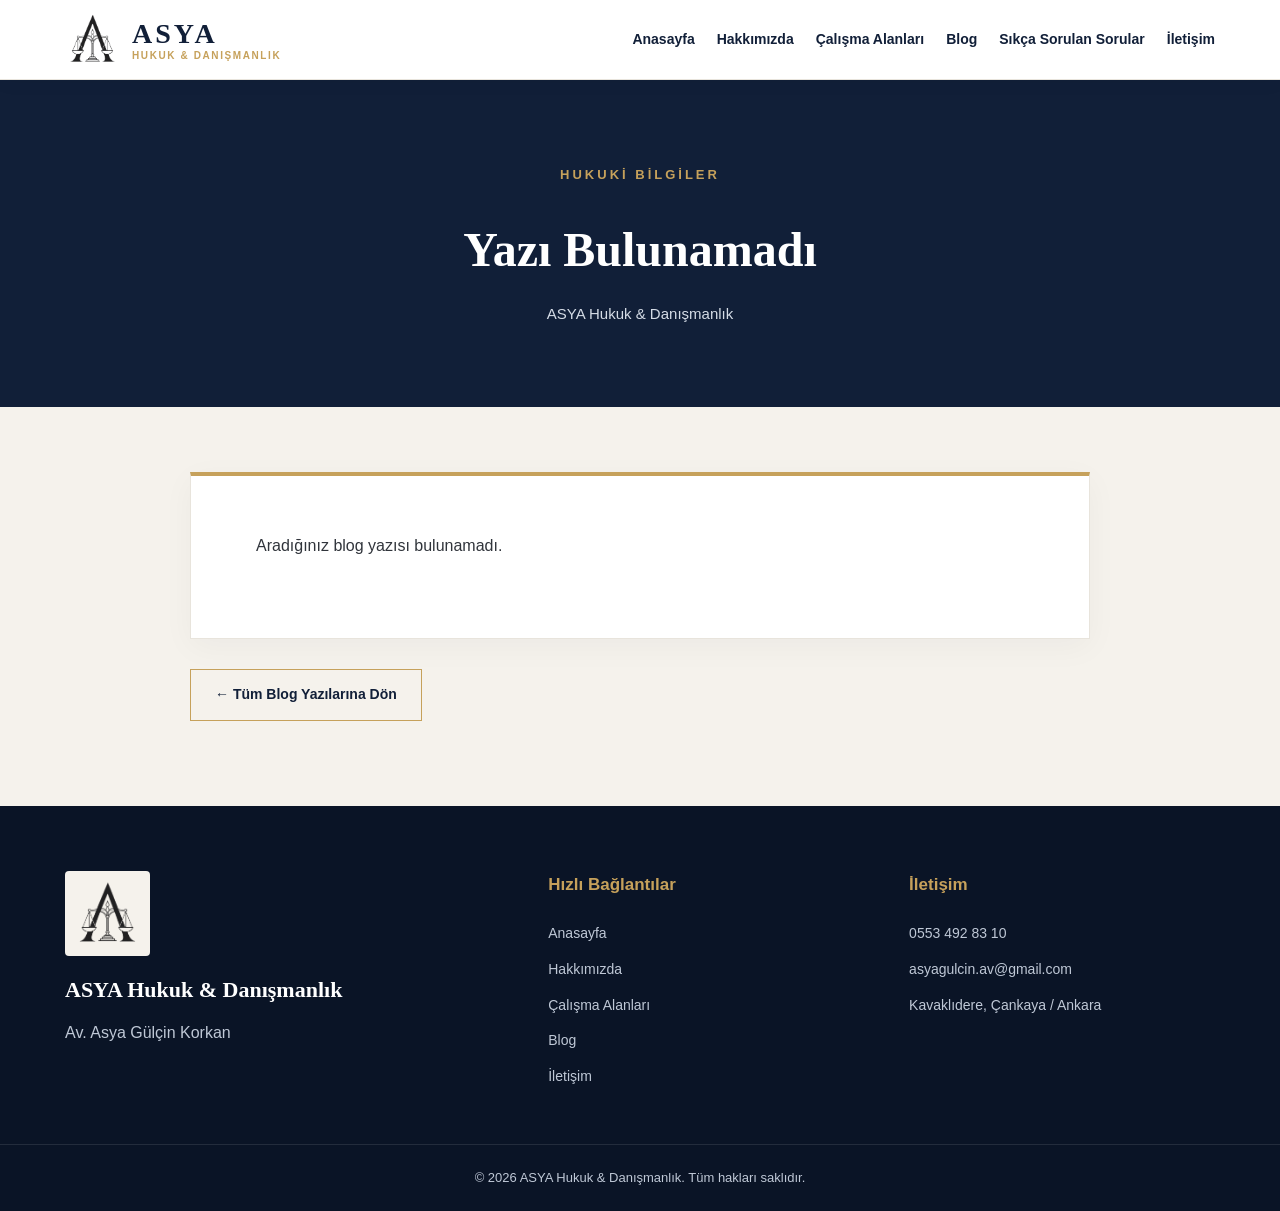
<file: blog-detay.html>
<!DOCTYPE html>
<html lang="tr">

<head>
    <meta charset="UTF-8">
    <meta name="viewport"
          content="width=device-width, initial-scale=1.0">

    <title>Blog Yazısı | ASYA Hukuk & Danışmanlık</title>

    <meta name="description"
          content="ASYA Hukuk & Danışmanlık hukuki bilgilendirme yazıları.">

    <link rel="icon" href="assest/logo.png">
    <link rel="stylesheet" href="css/style.css">
</head>

<body>

    <!-- ÜST MENÜ -->

    <header class="header">
        <div class="container header-container">

            <a href="index.html" class="logo-area">

                <img src="assest/logo.png"
                     alt="ASYA Hukuk Logosu"
                     class="site-logo">

                <div class="logo-text">
                    <span class="logo-title">ASYA</span>
                    <span class="logo-subtitle">
                        HUKUK & DANIŞMANLIK
                    </span>
                </div>

            </a>

            <nav class="navbar"
                 id="navbar"
                 aria-label="Ana menü">

                <a href="index.html">Anasayfa</a>
                <a href="hakkimizda.html">Hakkımızda</a>
                <a href="index.html#calisma-alanlari">
                    Çalışma Alanları
                </a>
                <a href="blog.html">Blog</a>
                <a href="sss.html">Sıkça Sorulan Sorular</a>
                <a href="index.html#iletisim">İletişim</a>

            </nav>

            <button class="menu-btn"
                    type="button"
                    aria-label="Menüyü aç veya kapat"
                    aria-expanded="false"
                    aria-controls="navbar">
                ☰
            </button>

        </div>
    </header>

    <main>

        <!-- BLOG DETAY BAŞLIĞI -->

        <section class="blog-detail-hero">

            <div class="container">

                <span class="section-label">
                    HUKUKİ BİLGİLER
                </span>

                <h1 id="blogDetailTitle">
                    Blog Yazısı
                </h1>

                <p>ASYA Hukuk & Danışmanlık</p>

            </div>

        </section>

        <!-- BLOG DETAY İÇERİĞİ -->

        <section class="blog-detail-section">

            <div class="container">

                <article class="blog-detail-article">

                    <div id="blogDetailContent"></div>

                </article>

                <div class="blog-detail-bottom">

                    <a href="blog.html"
                       class="blog-back-btn">
                        ← Tüm Blog Yazılarına Dön
                    </a>

                </div>

            </div>

        </section>

    </main>

    <!-- FOOTER -->

    <footer class="footer">

        <div class="container footer-container">

            <div class="footer-brand">

                <img src="assest/logo.png"
                     alt="ASYA Hukuk Logosu"
                     class="footer-logo">

                <h3>ASYA Hukuk & Danışmanlık</h3>

                <p>Av. Asya Gülçin Korkan</p>

            </div>

            <div class="footer-links">

                <h4>Hızlı Bağlantılar</h4>

                <a href="index.html">Anasayfa</a>
                <a href="hakkimizda.html">Hakkımızda</a>
                <a href="index.html#calisma-alanlari">
                    Çalışma Alanları
                </a>
                <a href="blog.html">Blog</a>
                <a href="index.html#iletisim">İletişim</a>

            </div>

            <div class="footer-contact">

                <h4>İletişim</h4>

                <a href="tel:+905534928310">
                    0553 492 83 10
                </a>

                <a href="mailto:asyagulcin.av@gmail.com">
                    asyagulcin.av@gmail.com
                </a>

                <p>Kavaklıdere, Çankaya / Ankara</p>

            </div>

        </div>

        <div class="footer-bottom">
            <p>
                © 2026 ASYA Hukuk & Danışmanlık.
                Tüm hakları saklıdır.
            </p>
        </div>

    </footer>

    <script src="js/script.js"></script>
    <script src="js/bloklar.js"></script>
    <script src="js/blog-detay.js"></script>

</body>
</html>
</file>
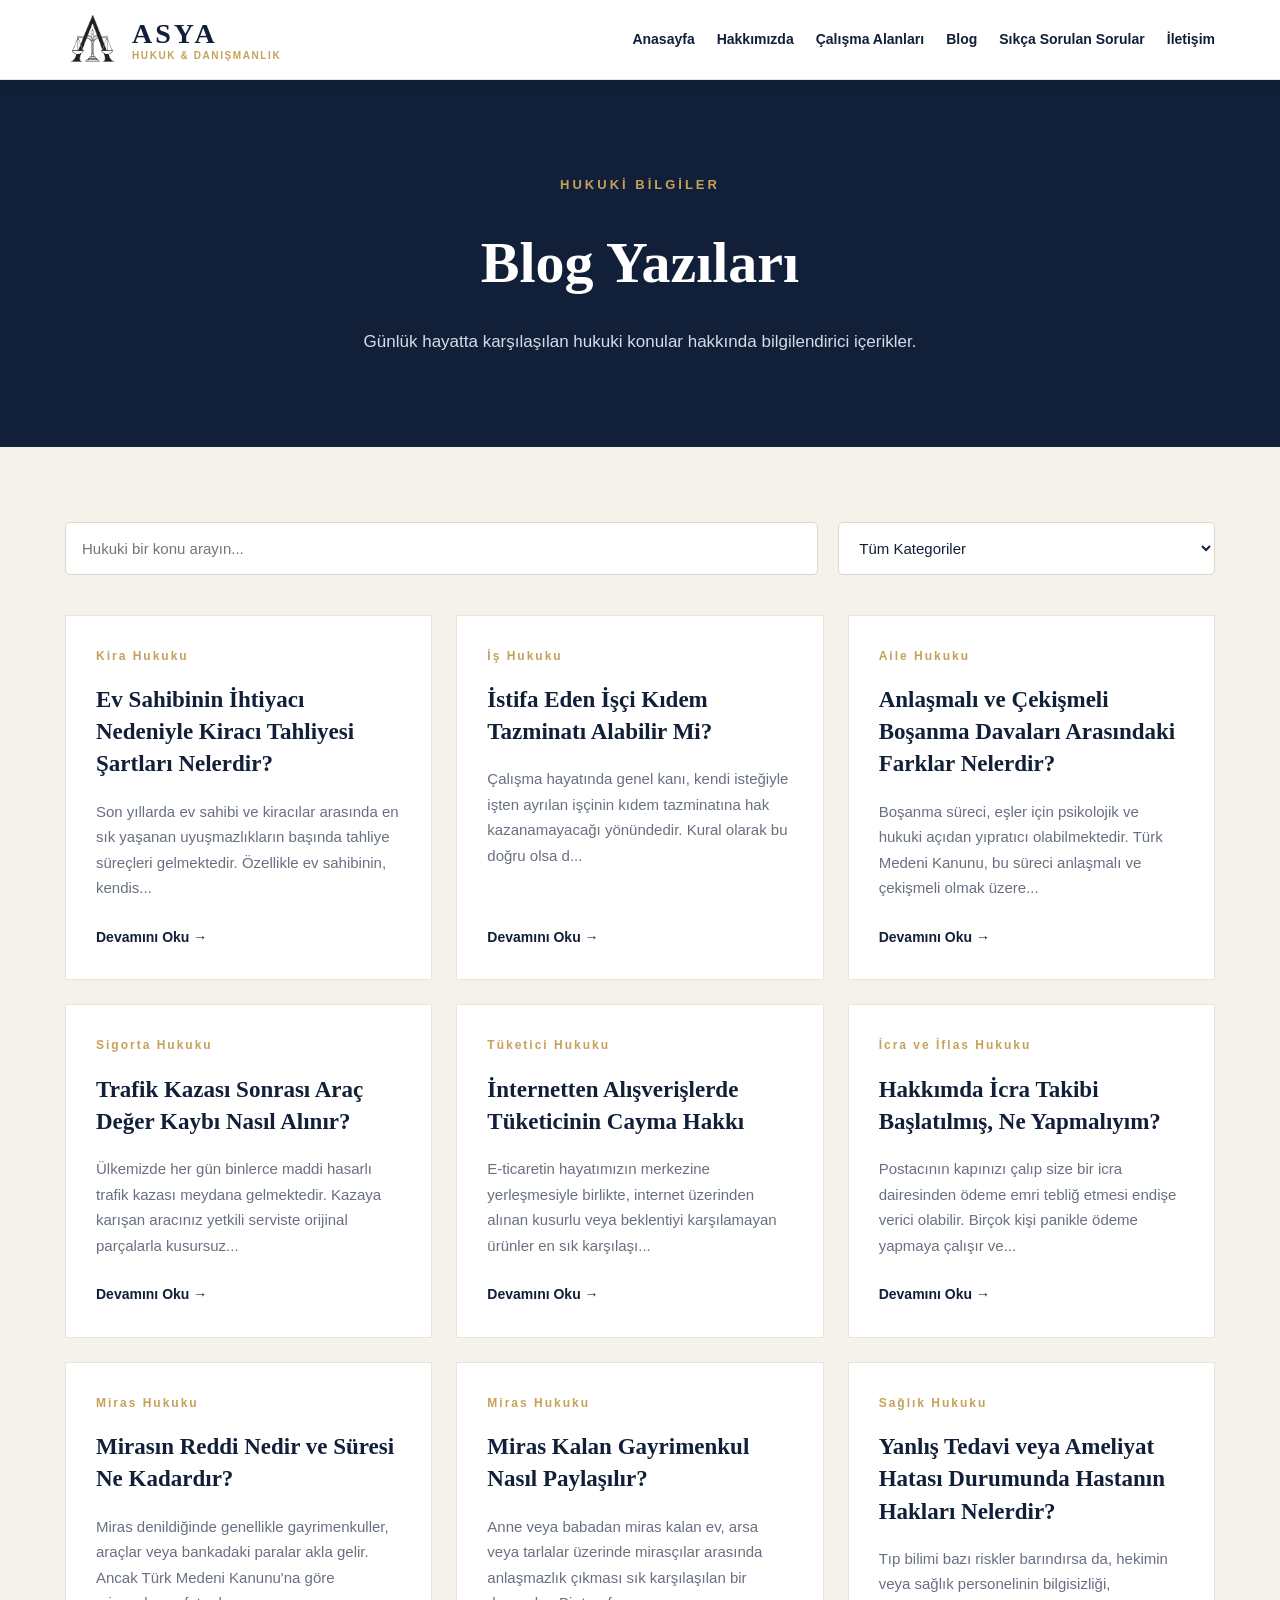
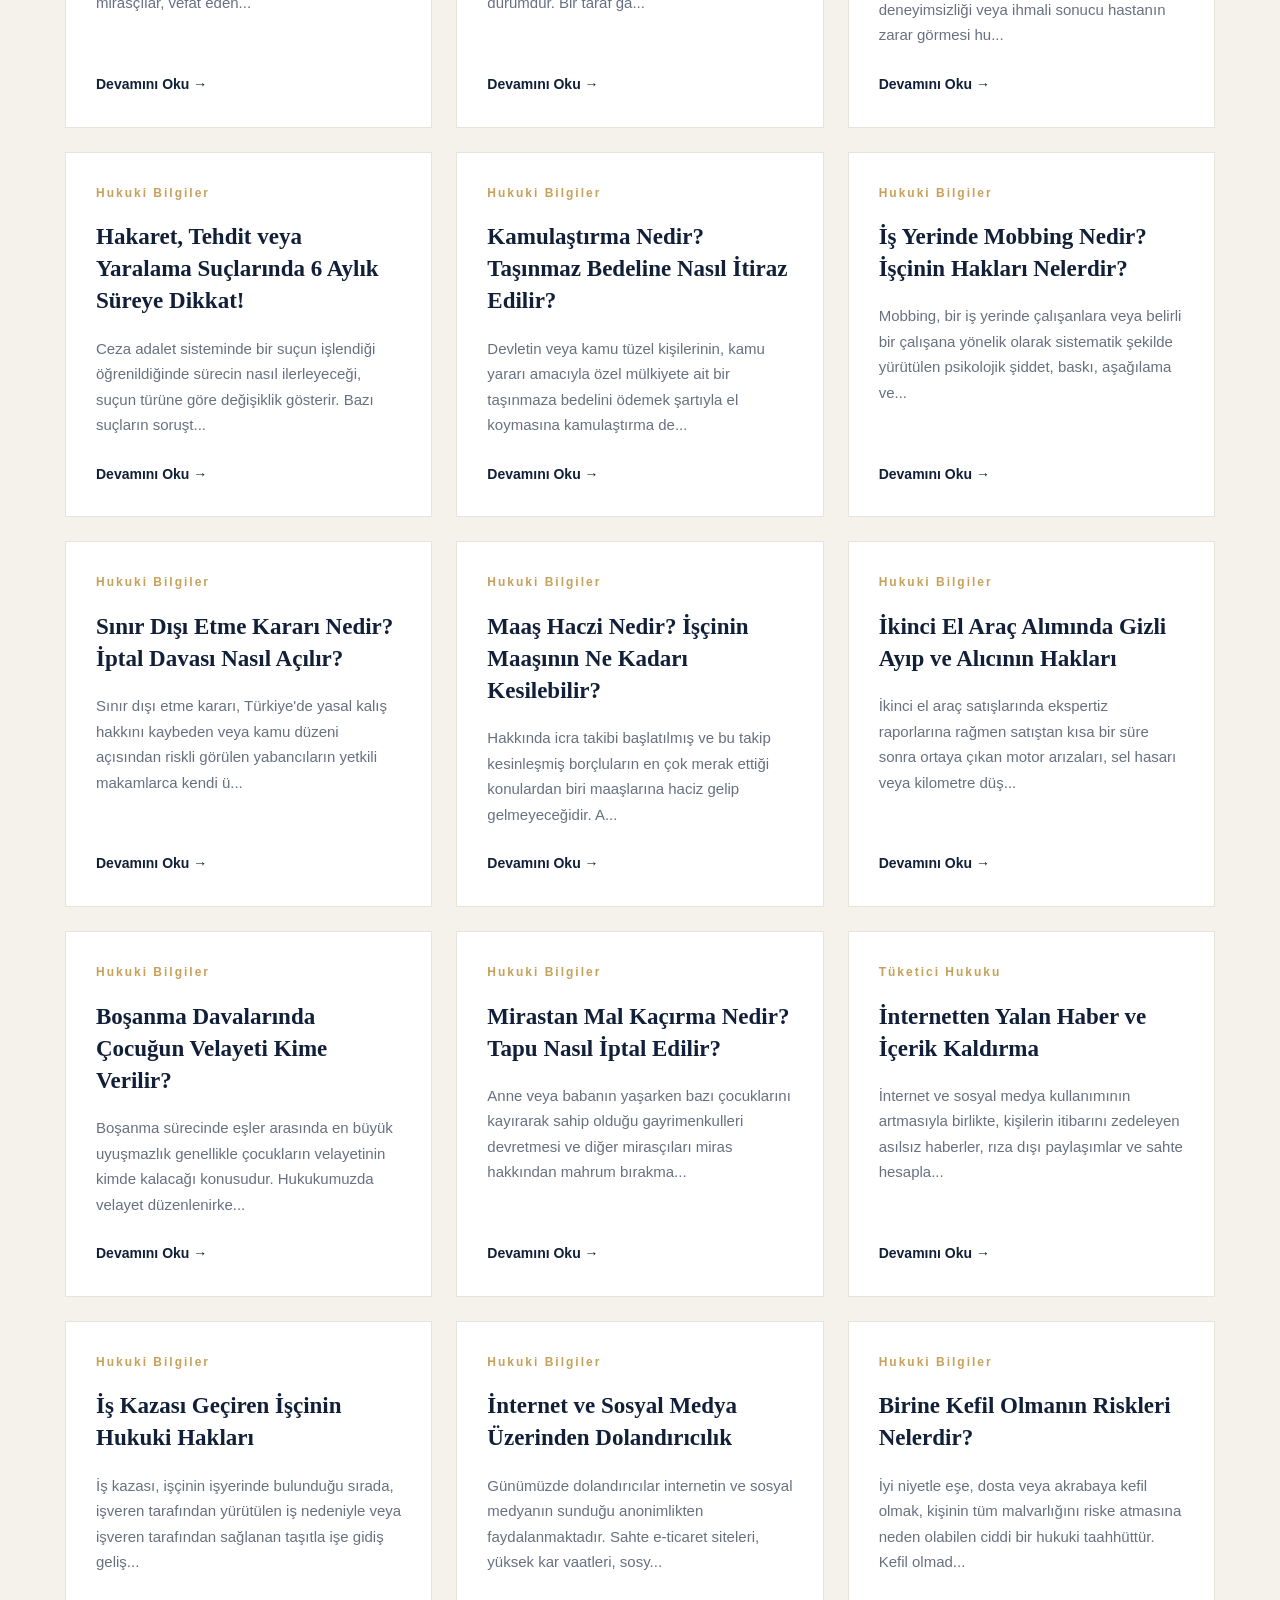
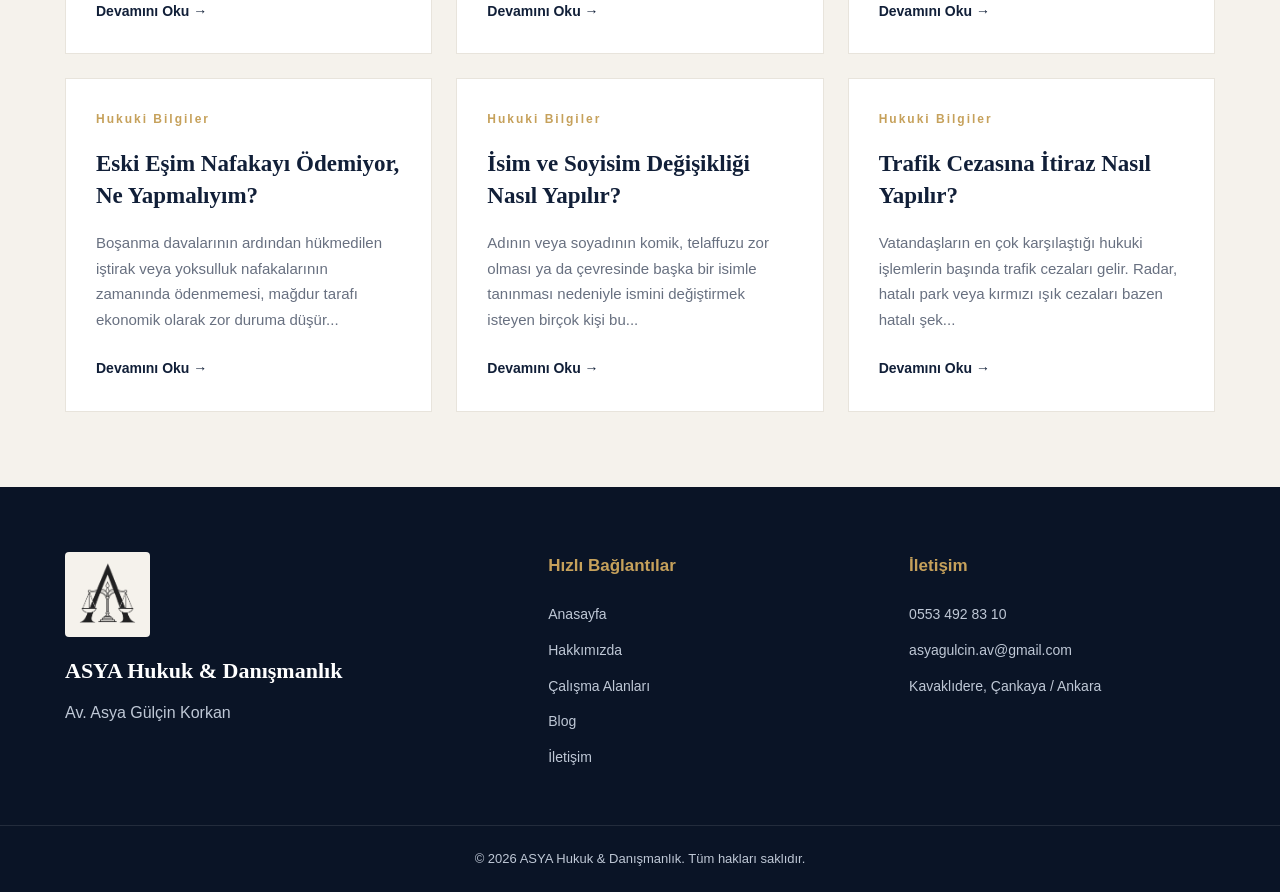
<file: blog.html>
<!DOCTYPE html>
<html lang="tr">
<head>
    <meta charset="UTF-8">
    <meta name="viewport"
          content="width=device-width, initial-scale=1.0">

    <title>Blog | ASYA Hukuk & Danışmanlık</title>

    <meta name="description"
          content="ASYA Hukuk & Danışmanlık tarafından hazırlanan hukuki bilgilendirme yazıları.">

    <link rel="icon" href="assest/logo.png">
    <link rel="stylesheet" href="css/style.css">
</head>

<body>

    <!-- ÜST MENÜ -->
    <header class="header">
        <div class="container header-container">

            <a href="index.html" class="logo-area">

                <img src="assest/logo.png"
                     alt="ASYA Hukuk Logosu"
                     class="site-logo">

                <div class="logo-text">
                    <span class="logo-title">ASYA</span>
                    <span class="logo-subtitle">
                        HUKUK & DANIŞMANLIK
                    </span>
                </div>

            </a>

            <nav class="navbar"
                 id="navbar"
                 aria-label="Ana menü">

                <a href="index.html">Anasayfa</a>
                <a href="hakkimizda.html">Hakkımızda</a>
                <a href="index.html#calisma-alanlari">
                    Çalışma Alanları
                </a>
                <a href="blog.html">Blog</a>
                <a href="sss.html">Sıkça Sorulan Sorular</a>
                <a href="index.html#iletisim">İletişim</a>

            </nav>

            <button class="menu-btn"
                    type="button"
                    aria-label="Menüyü aç veya kapat"
                    aria-expanded="false"
                    aria-controls="navbar">
                ☰
            </button>

        </div>
    </header>

    <main>

        <!-- BLOG BAŞLIĞI -->

        <section class="blog-page-hero">

            <div class="container">

                <span class="section-label">
                    HUKUKİ BİLGİLER
                </span>

                <h1>Blog Yazıları</h1>

                <p>
                    Günlük hayatta karşılaşılan
                    hukuki konular hakkında
                    bilgilendirici içerikler.
                </p>

            </div>

        </section>

        <!-- BLOG İÇERİKLERİ -->

        <section class="blog-list-section">

            <div class="container">

                <!-- ARAMA VE FİLTRE -->

                <div class="blog-controls">

                    <input
                        type="search"
                        id="blogSearch"
                        placeholder="Hukuki bir konu arayın..."
                        aria-label="Blog yazılarında ara">

                    <select id="blogCategory"
                            aria-label="Hukuk kategorisi seç">

                        <option value="all">
                            Tüm Kategoriler
                        </option>

                    </select>

                </div>

                <!-- BLOG KARTLARI -->

                <div class="blog-page-grid"
                     id="blogPageGrid">
                </div>

                <p id="blogEmpty"
                   class="blog-empty"
                   hidden>
                    Aramanıza uygun yazı bulunamadı.
                </p>

            </div>

        </section>

    </main>

    <!-- FOOTER -->

    <footer class="footer">

        <div class="container footer-container">

            <div class="footer-brand">

                <img src="assest/logo.png"
                     alt="ASYA Hukuk Logosu"
                     class="footer-logo">

                <h3>ASYA Hukuk & Danışmanlık</h3>

                <p>Av. Asya Gülçin Korkan</p>

            </div>

            <div class="footer-links">

                <h4>Hızlı Bağlantılar</h4>

                <a href="index.html">Anasayfa</a>
                <a href="hakkimizda.html">Hakkımızda</a>
                <a href="index.html#calisma-alanlari">
                    Çalışma Alanları
                </a>
                <a href="blog.html">Blog</a>
                <a href="index.html#iletisim">
                    İletişim
                </a>

            </div>

            <div class="footer-contact">

                <h4>İletişim</h4>

                <a href="tel:+905534928310">
                    0553 492 83 10
                </a>

                <a href="mailto:asyagulcin.av@gmail.com">
                    asyagulcin.av@gmail.com
                </a>

                <p>Kavaklıdere, Çankaya / Ankara</p>

            </div>

        </div>

        <div class="footer-bottom">

            <p>
                © 2026 ASYA Hukuk & Danışmanlık.
                Tüm hakları saklıdır.
            </p>

        </div>

    </footer>

    <script src="js/script.js"></script>
    <script src="js/bloklar.js"></script>
    <script src="js/blog.js"></script>

</body>
</html>
</file>
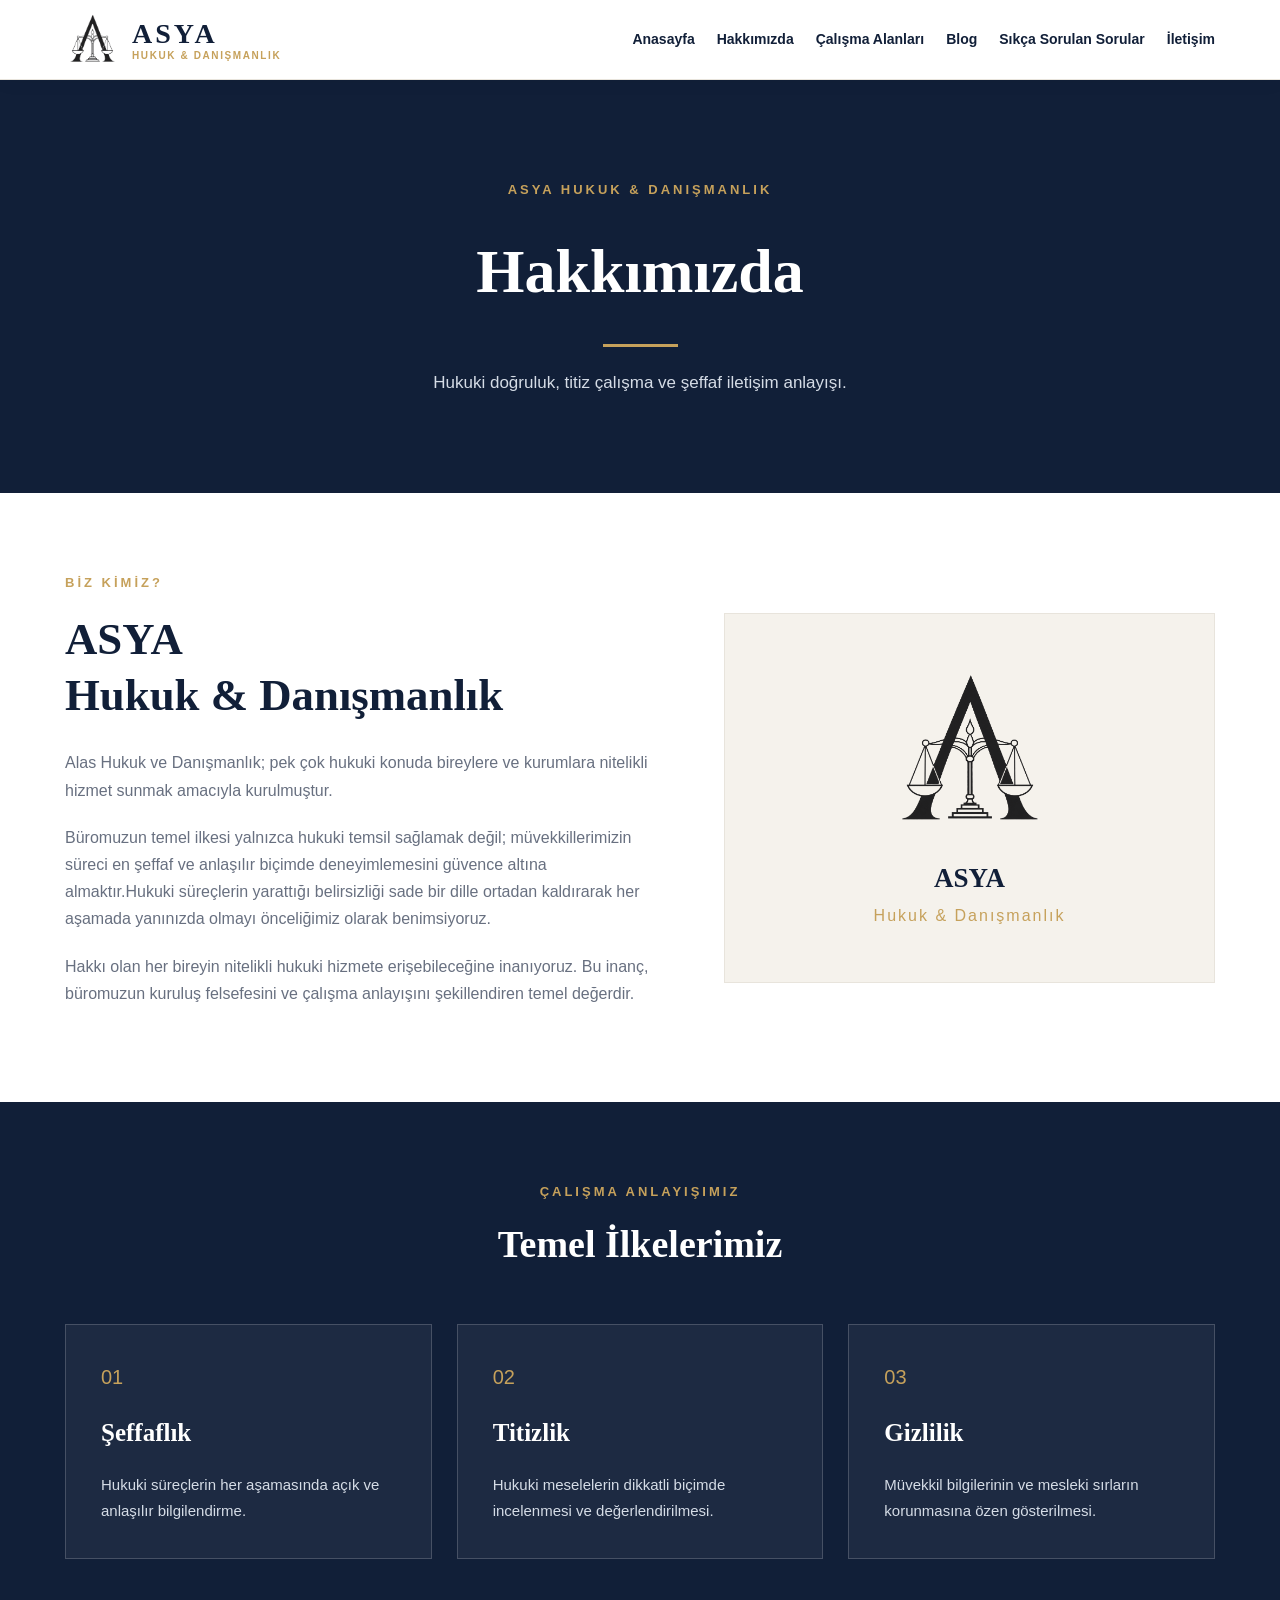
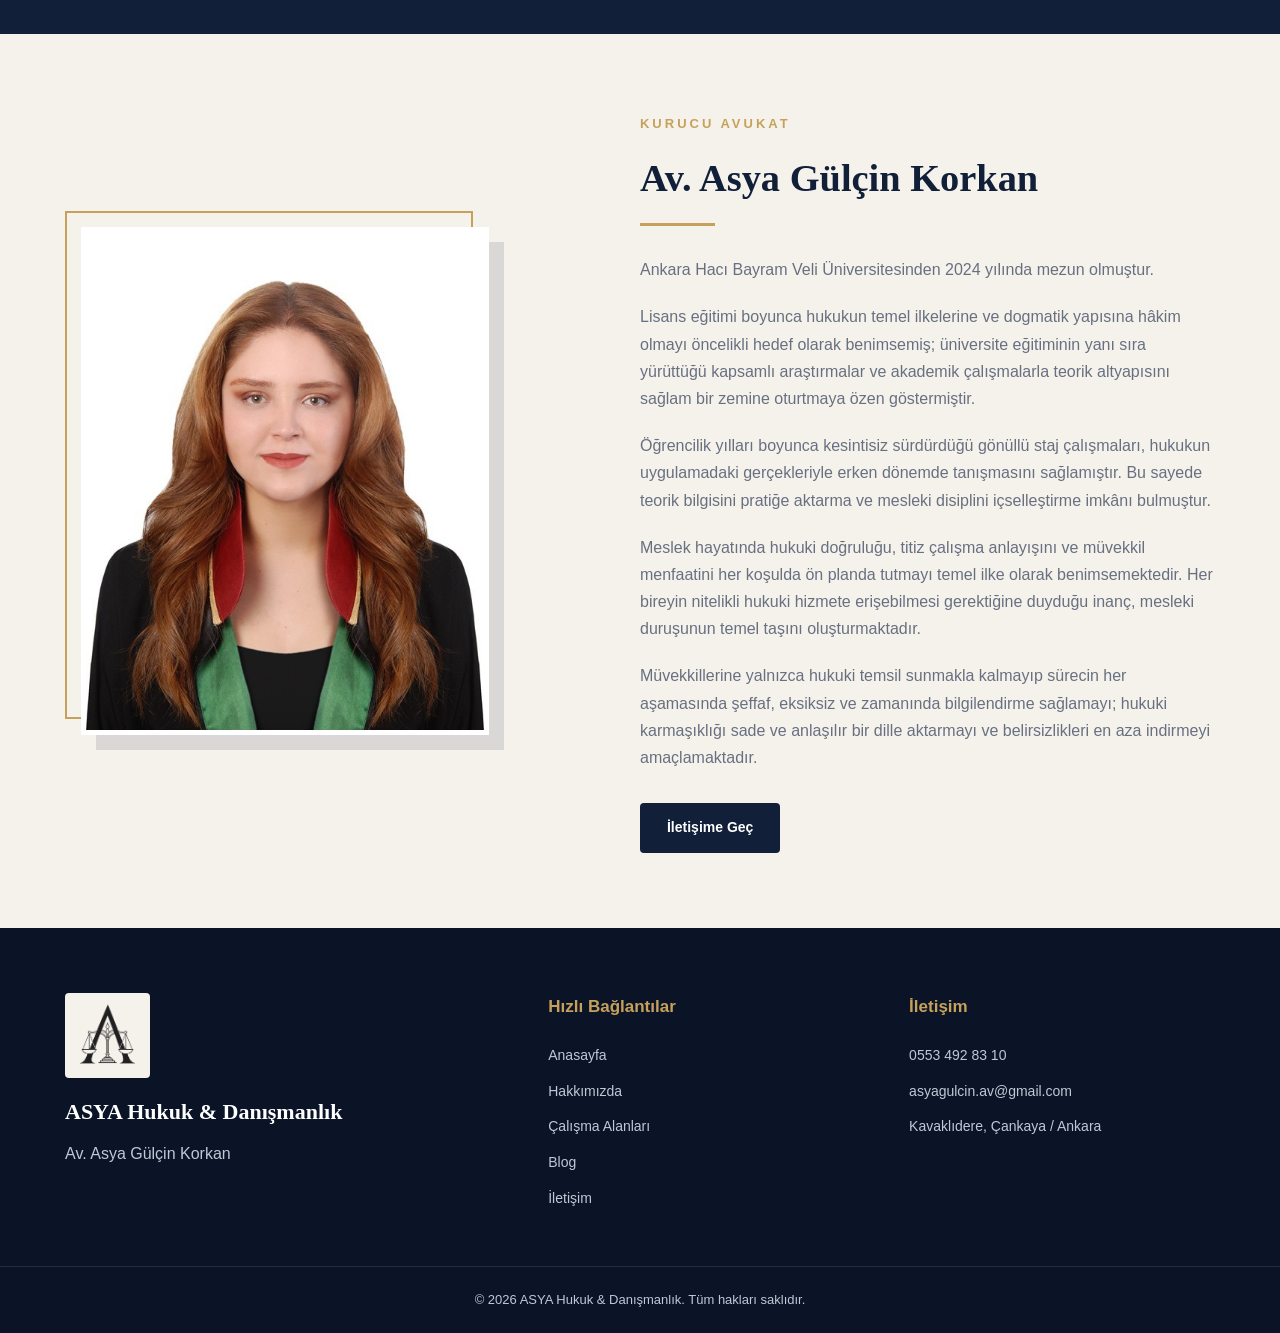
<file: hakkimizda.html>
<!DOCTYPE html>
<html lang="tr">
<head>
    <meta charset="UTF-8">
    <meta name="viewport"
          content="width=device-width, initial-scale=1.0">

    <title>Hakkımızda | ASYA Hukuk & Danışmanlık</title>

    <meta name="description"
          content="ASYA Hukuk & Danışmanlık ve Av. Asya Gülçin Korkan hakkında bilgiler.">

    <link rel="icon" href="assest/logo.png">
    <link rel="stylesheet" href="css/style.css">
</head>

<body>

    <!-- ÜST MENÜ -->
    <header class="header">
        <div class="container header-container">

            <a href="index.html" class="logo-area">
                <img src="assest/logo.png"
                     alt="ASYA Hukuk Logosu"
                     class="site-logo">

                <div class="logo-text">
                    <span class="logo-title">ASYA</span>
                    <span class="logo-subtitle">
                        HUKUK & DANIŞMANLIK
                    </span>
                </div>
            </a>

            <nav class="navbar" id="navbar"
                 aria-label="Ana menü">

                <a href="index.html">Anasayfa</a>
                <a href="hakkimizda.html">Hakkımızda</a>
                <a href="index.html#calisma-alanlari">
                    Çalışma Alanları
                </a>
                <a href="blog.html">Blog</a>
                <a href="sss.html">Sıkça Sorulan Sorular</a>
                <a href="index.html#iletisim">İletişim</a>

            </nav>

            <button class="menu-btn"
                    type="button"
                    aria-label="Menüyü aç veya kapat"
                    aria-expanded="false"
                    aria-controls="navbar">☰</button>

        </div>
    </header>

    <main>

        <!-- SAYFA BAŞLIĞI -->
        <section class="about-page-hero">
            <div class="container">

                <span class="section-label">
                    ASYA HUKUK & DANIŞMANLIK
                </span>

                <h1>Hakkımızda</h1>

                <div class="about-page-line"></div>

                <p>
                    Hukuki doğruluk, titiz çalışma
                    ve şeffaf iletişim anlayışı.
                </p>

            </div>
        </section>

        <!-- BÜROMUZ HAKKINDA -->
        <section class="about-page-intro">

            <div class="container about-page-grid">

                <div class="about-page-text">

                    <span class="section-label">
                        BİZ KİMİZ?
                    </span>

                    <h2>
                        ASYA
                        <span>Hukuk & Danışmanlık</span>
                    </h2>

                    <p>
                        Alas Hukuk ve Danışmanlık; 
                        pek çok hukuki konuda bireylere 
                        ve kurumlara nitelikli hizmet sunmak
                        amacıyla kurulmuştur.
                    </p>

                    <p>
                        Büromuzun temel ilkesi yalnızca 
                        hukuki temsil sağlamak değil; 
                        müvekkillerimizin süreci en şeffaf 
                        ve anlaşılır biçimde deneyimlemesini 
                        güvence altına almaktır.Hukuki süreçlerin 
                        yarattığı belirsizliği sade bir dille 
                        ortadan kaldırarak her aşamada yanınızda 
                        olmayı önceliğimiz olarak benimsiyoruz.
                    </p>

                    <p>
                        Hakkı olan her bireyin nitelikli hukuki
                        hizmete erişebileceğine inanıyoruz. 
                        Bu inanç, büromuzun kuruluş felsefesini 
                        ve çalışma anlayışını şekillendiren temel değerdir.
                    </p>

                </div>

                <div class="about-page-logo-box">

                    <img src="assest/logo.png"
                         alt="ASYA Hukuk & Danışmanlık Logosu">

                    <h3>ASYA</h3>

                    <p>Hukuk & Danışmanlık</p>

                </div>

            </div>

        </section>

        <!-- ÇALIŞMA İLKELERİ -->
        <section class="values-section">

            <div class="container">

                <div class="section-heading">

                    <span class="section-label">
                        ÇALIŞMA ANLAYIŞIMIZ
                    </span>

                    <h2>Temel İlkelerimiz</h2>

                </div>

                <div class="values-grid">

                    <div class="value-card">
                        <span>01</span>
                        <h3>Şeffaflık</h3>
                        <p>
                            Hukuki süreçlerin her aşamasında
                            açık ve anlaşılır bilgilendirme.
                        </p>
                    </div>

                    <div class="value-card">
                        <span>02</span>
                        <h3>Titizlik</h3>
                        <p>
                            Hukuki meselelerin dikkatli
                            biçimde incelenmesi ve
                            değerlendirilmesi.
                        </p>
                    </div>

                    <div class="value-card">
                        <span>03</span>
                        <h3>Gizlilik</h3>
                        <p>
                            Müvekkil bilgilerinin ve
                            mesleki sırların korunmasına
                            özen gösterilmesi.
                        </p>
                    </div>

                </div>

            </div>

        </section>

        <!-- AVUKAT TANITIMI -->
        <section class="lawyer-section">

            <div class="container lawyer-container">

                <div class="lawyer-image-wrapper">

                    <div class="lawyer-image">
                        <img src="assest/asya-gulcin-korkan.jpg"
                             alt="Avukat Asya Gülçin Korkan"
                             loading="lazy">
                    </div>

                </div>

                <div class="lawyer-content">

                    <span class="section-label">
                        KURUCU AVUKAT
                    </span>

                    <h2>Av. Asya Gülçin Korkan</h2>

                    <div class="lawyer-divider"></div>

                    <p>
                        Ankara Hacı Bayram Veli
                        Üniversitesinden 2024 yılında
                        mezun olmuştur.
                    </p>

                    <p>
                        Lisans eğitimi boyunca hukukun temel ilkelerine ve dogmatik yapısına hâkim olmayı öncelikli hedef olarak benimsemiş; üniversite eğitiminin yanı sıra yürüttüğü kapsamlı araştırmalar ve akademik çalışmalarla teorik altyapısını sağlam bir zemine oturtmaya özen göstermiştir.
                    </p>

                    <p>
                        Öğrencilik yılları boyunca kesintisiz sürdürdüğü gönüllü staj çalışmaları, hukukun uygulamadaki gerçekleriyle erken dönemde tanışmasını sağlamıştır. Bu sayede teorik bilgisini pratiğe aktarma ve mesleki disiplini içselleştirme imkânı bulmuştur.
                    </p>

                    <p>
                        Meslek hayatında hukuki doğruluğu, titiz çalışma anlayışını ve müvekkil menfaatini her koşulda ön planda tutmayı temel ilke olarak benimsemektedir. Her bireyin nitelikli hukuki hizmete erişebilmesi gerektiğine duyduğu inanç, mesleki duruşunun temel taşını oluşturmaktadır.
                    </p>

                    <p>
                        Müvekkillerine yalnızca hukuki temsil sunmakla kalmayıp sürecin her aşamasında şeffaf, eksiksiz ve zamanında bilgilendirme sağlamayı; hukuki karmaşıklığı sade ve anlaşılır bir dille aktarmayı ve belirsizlikleri en aza indirmeyi amaçlamaktadır.
                    </p>

                    <a href="index.html#iletisim"
                       class="second-btn">
                        İletişime Geç
                    </a>

                </div>

            </div>

        </section>

    </main>

    <footer class="footer">

        <div class="container footer-container">

            <div class="footer-brand">

                <img src="assest/logo.png"
                     alt="ASYA Hukuk Logosu"
                     class="footer-logo">

                <h3>ASYA Hukuk & Danışmanlık</h3>

                <p>Av. Asya Gülçin Korkan</p>

            </div>

            <div class="footer-links">

                <h4>Hızlı Bağlantılar</h4>

                <a href="index.html">Anasayfa</a>
                <a href="hakkimizda.html">Hakkımızda</a>
                <a href="index.html#calisma-alanlari">
                    Çalışma Alanları
                </a>
                <a href="blog.html">Blog</a>
                <a href="index.html#iletisim">İletişim</a>

            </div>

            <div class="footer-contact">

                <h4>İletişim</h4>

                <a href="tel:+905534928310">
                    0553 492 83 10
                </a>

                <a href="mailto:asyagulcin.av@gmail.com">
                    asyagulcin.av@gmail.com
                </a>

                <p>Kavaklıdere, Çankaya / Ankara</p>

            </div>

        </div>

        <div class="footer-bottom">
            <p>
                © 2026 ASYA Hukuk & Danışmanlık.
                Tüm hakları saklıdır.
            </p>
        </div>

    </footer>

    <script src="js/script.js"></script>

</body>
</html>
</file>
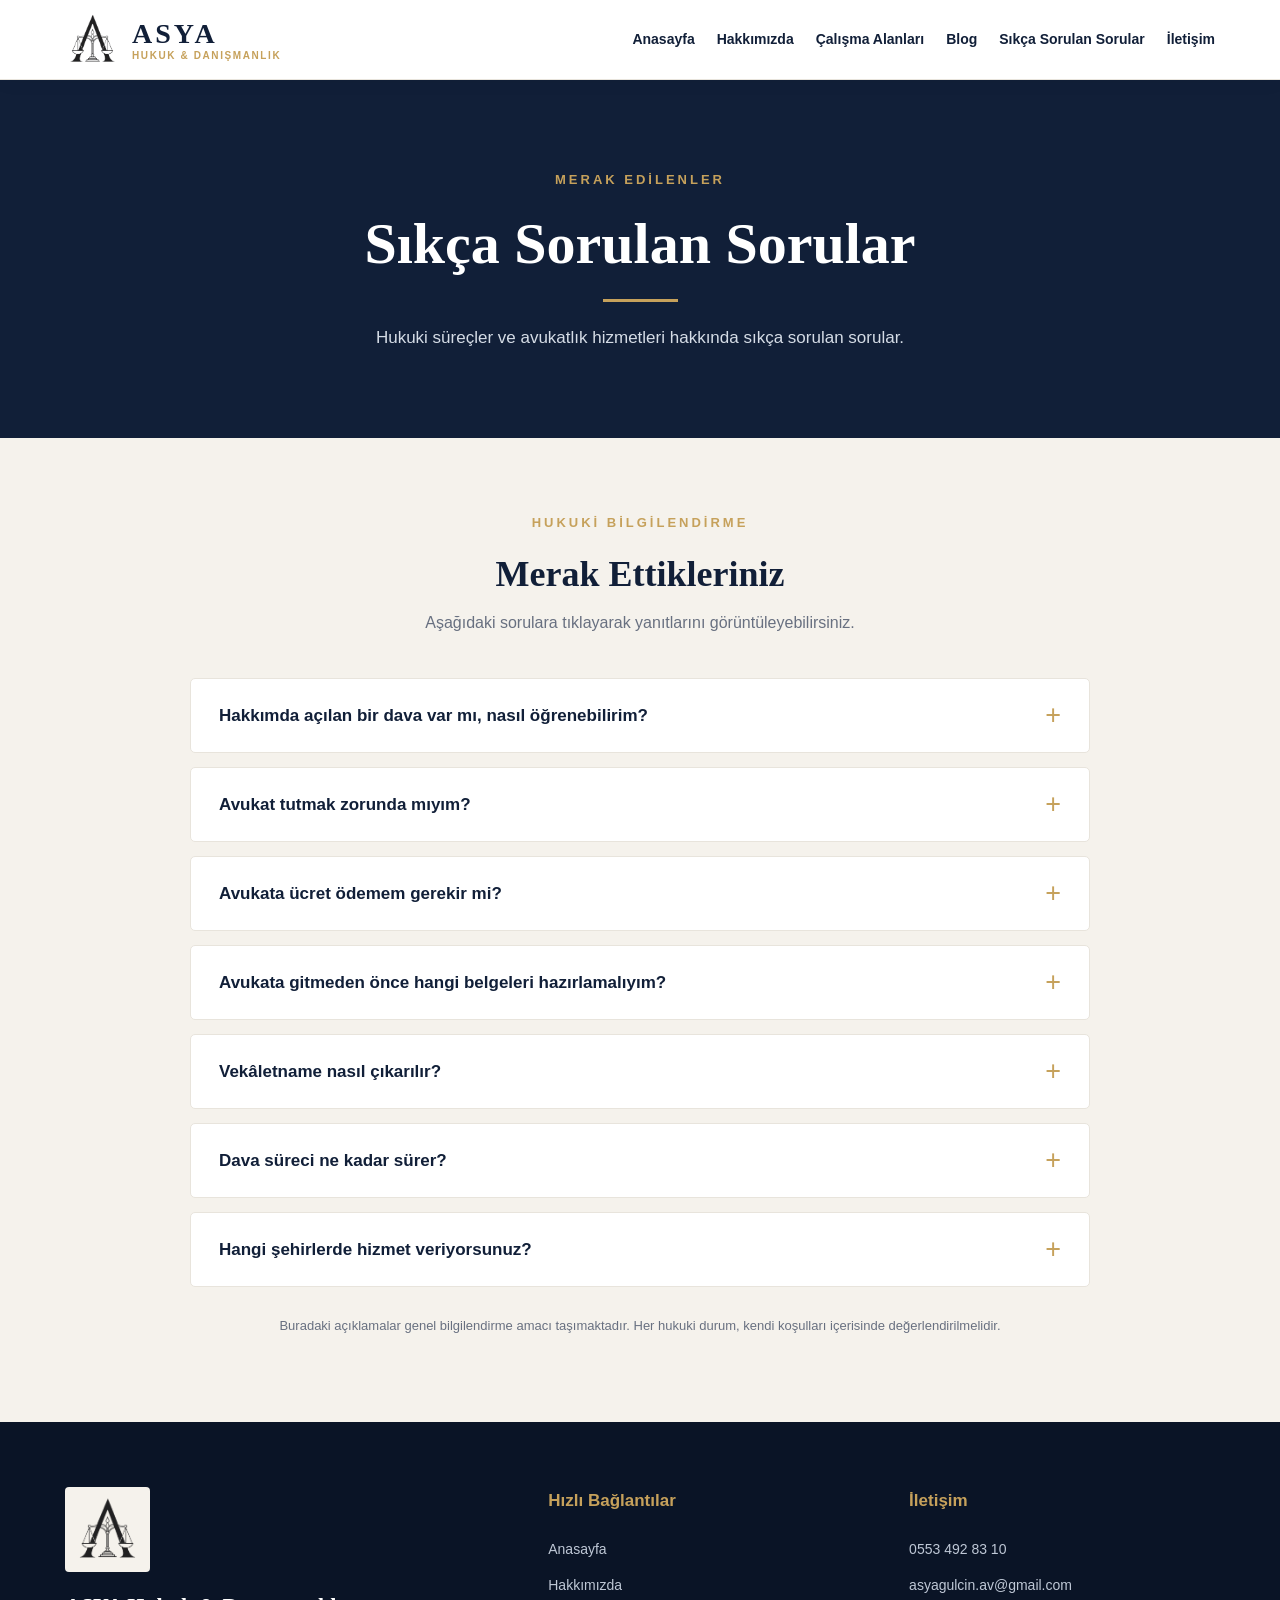
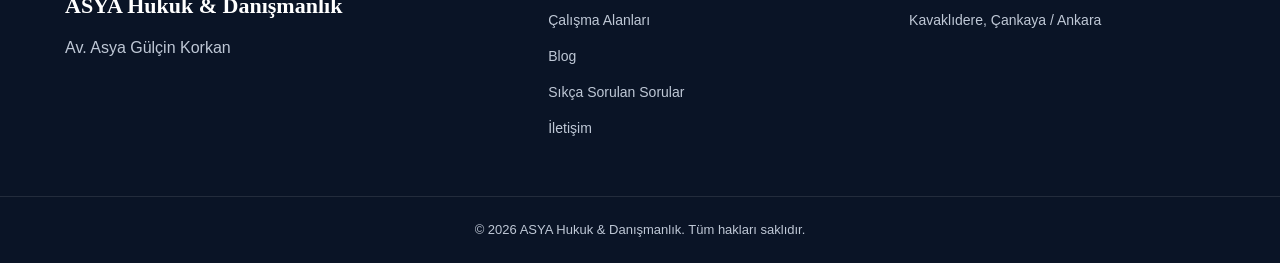
<file: sss.html>
<!DOCTYPE html>
<html lang="tr">

<head>
    <meta charset="UTF-8">
    <meta name="viewport"
          content="width=device-width, initial-scale=1.0">

    <title>Sıkça Sorulan Sorular | ASYA Hukuk & Danışmanlık</title>

    <meta name="description"
          content="ASYA Hukuk & Danışmanlık sıkça sorulan sorular. Dava süreçleri, avukatlık hizmetleri ve hukuki işlemler hakkında bilgiler.">

    <link rel="icon" href="assest/logo.png">
    <link rel="stylesheet" href="css/style.css">
</head>

<body>

    <!-- =========================
         ÜST MENÜ
    ========================== -->

    <header class="header">

        <div class="container header-container">

            <a href="index.html" class="logo-area">

                <img src="assest/logo.png"
                     alt="ASYA Hukuk Logosu"
                     class="site-logo">

                <div class="logo-text">
                    <span class="logo-title">ASYA</span>
                    <span class="logo-subtitle">
                        HUKUK & DANIŞMANLIK
                    </span>
                </div>

            </a>

            <nav class="navbar"
                 id="navbar"
                 aria-label="Ana menü">

                <a href="index.html">Anasayfa</a>
                <a href="hakkimizda.html">Hakkımızda</a>
                <a href="index.html#calisma-alanlari">
                    Çalışma Alanları
                </a>
                <a href="blog.html">Blog</a>
                <a href="sss.html" aria-current="page">
                    Sıkça Sorulan Sorular
                </a>
                <a href="index.html#iletisim">İletişim</a>

            </nav>

            <button class="menu-btn"
                    type="button"
                    aria-label="Menüyü aç veya kapat"
                    aria-expanded="false"
                    aria-controls="navbar">
                ☰
            </button>

        </div>

    </header>


    <main>

        <!-- =========================
             SAYFA BAŞLIĞI
        ========================== -->

        <section class="sss-page-hero">

            <div class="container">

                <span class="section-label">
                    MERAK EDİLENLER
                </span>

                <h1>Sıkça Sorulan Sorular</h1>

                <div class="sss-title-line"></div>

                <p>
                    Hukuki süreçler ve avukatlık hizmetleri
                    hakkında sıkça sorulan sorular.
                </p>

            </div>

        </section>


        <!-- =========================
             SORULAR
        ========================== -->

        <section class="sss-page-section">

            <div class="container">

                <div class="sss-page-intro">

                    <span class="section-label">
                        HUKUKİ BİLGİLENDİRME
                    </span>

                    <h2>Merak Ettikleriniz</h2>

                    <p>
                        Aşağıdaki sorulara tıklayarak
                        yanıtlarını görüntüleyebilirsiniz.
                    </p>

                </div>


                <div class="sss-page-list">

                    <!-- SORU 1 -->

                    <details class="sss-page-item">

                        <summary>
                            <span>
                                Hakkımda açılan bir dava var mı,
                                nasıl öğrenebilirim?
                            </span>
                        </summary>

                        <div class="sss-answer">
                            <p>
                                e-Devlet sistemi üzerinden
                                dava dosyası sorgulama yaparak
                                veya UYAP Vatandaş Portal
                                üzerinden adınıza açılan dava,
                                icra veya bireysel başvuru
                                dosyalarına erişebilirsiniz.
                                Bunun için T.C. kimlik numaranız
                                ve e-Devlet giriş bilgileriniz
                                kullanılabilir.
                            </p>
                        </div>

                    </details>


                    <!-- SORU 2 -->

                    <details class="sss-page-item">

                        <summary>
                            <span>
                                Avukat tutmak zorunda mıyım?
                            </span>
                        </summary>

                        <div class="sss-answer">
                            <p>
                                Genel olarak mahkemelerde
                                kendinizi temsil etme hakkınız
                                bulunmaktadır ve avukat tutmak
                                zorunlu değildir. Ancak hukuki
                                süreçlerin karmaşıklığı
                                düşünüldüğünde avukat desteği,
                                haklarınızın korunması açısından
                                önemli olabilir.
                            </p>
                        </div>

                    </details>


                    <!-- SORU 3 -->

                    <details class="sss-page-item">

                        <summary>
                            <span>
                                Avukata ücret ödemem gerekir mi?
                            </span>
                        </summary>

                        <div class="sss-answer">
                            <p>
                                Avukatlık hizmetleri kural olarak
                                ücrete tabidir. Ücretler davanın
                                niteliğine, kapsamına ve hukuki
                                sürecin özelliklerine göre
                                değişmektedir.
                            </p>
                        </div>

                    </details>


                    <!-- SORU 4 -->

                    <details class="sss-page-item">

                        <summary>
                            <span>
                                Avukata gitmeden önce hangi
                                belgeleri hazırlamalıyım?
                            </span>
                        </summary>

                        <div class="sss-answer">
                            <p>
                                Hukuki konunuzla ilgili elinizde
                                bulunan tüm belgeleri
                                hazırlamanız faydalıdır.
                                Sözleşmeler, faturalar,
                                tebligatlar, yazışmalar ve
                                diğer deliller sürecin sağlıklı
                                değerlendirilmesi açısından
                                önemlidir.
                            </p>
                        </div>

                    </details>


                    <!-- SORU 5 -->

                    <details class="sss-page-item">

                        <summary>
                            <span>
                                Vekâletname nasıl çıkarılır?
                            </span>
                        </summary>

                        <div class="sss-answer">
                            <p>
                                Avukatın sizi hukuken temsil
                                edebilmesi için gerekli
                                vekâletname noter aracılığıyla
                                düzenlenebilir. Yurt dışında
                                ise Türk konsolosluklarından
                                vekâletname çıkarılabilir.
                            </p>
                        </div>

                    </details>


                    <!-- SORU 6 -->

                    <details class="sss-page-item">

                        <summary>
                            <span>
                                Dava süreci ne kadar sürer?
                            </span>
                        </summary>

                        <div class="sss-answer">
                            <p>
                                Hukuki süreçlerin süresi;
                                davanın türüne, mahkemenin
                                iş yüküne, uyuşmazlığın
                                kapsamına ve tarafların
                                tutumuna göre değişiklik
                                gösterebilir. Bu nedenle
                                kesin bir süre belirtmek
                                mümkün değildir.
                            </p>
                        </div>

                    </details>


                    <!-- SORU 7 -->

                    <details class="sss-page-item">

                        <summary>
                            <span>
                                Hangi şehirlerde hizmet
                                veriyorsunuz?
                            </span>
                        </summary>

                        <div class="sss-answer">
                            <p>
                                ASYA Hukuk & Danışmanlık
                                Ankara merkezli olarak
                                faaliyet göstermektedir.
                                Gerekli durumlarda diğer
                                illerdeki hukuki süreçlerde
                                de temsil hizmeti
                                sunulabilmektedir.
                            </p>
                        </div>

                    </details>

                </div>

                <p class="sss-disclaimer">
                    Buradaki açıklamalar genel bilgilendirme
                    amacı taşımaktadır. Her hukuki durum,
                    kendi koşulları içerisinde değerlendirilmelidir.
                </p>

            </div>

        </section>

    </main>


    <!-- =========================
         FOOTER
    ========================== -->

    <footer class="footer">

        <div class="container footer-container">

            <div class="footer-brand">

                <img src="assest/logo.png"
                     alt="ASYA Hukuk Logosu"
                     class="footer-logo">

                <h3>ASYA Hukuk & Danışmanlık</h3>

                <p>Av. Asya Gülçin Korkan</p>

            </div>

            <div class="footer-links">

                <h4>Hızlı Bağlantılar</h4>

                <a href="index.html">Anasayfa</a>
                <a href="hakkimizda.html">Hakkımızda</a>
                <a href="index.html#calisma-alanlari">
                    Çalışma Alanları
                </a>
                <a href="blog.html">Blog</a>
                <a href="sss.html">Sıkça Sorulan Sorular</a>
                <a href="index.html#iletisim">İletişim</a>

            </div>

            <div class="footer-contact">

                <h4>İletişim</h4>

                <a href="tel:+905534928310">
                    0553 492 83 10
                </a>

                <a href="mailto:asyagulcin.av@gmail.com">
                    asyagulcin.av@gmail.com
                </a>

                <p>
                    Kavaklıdere, Çankaya / Ankara
                </p>

            </div>

        </div>

        <div class="footer-bottom">
            <p>
                © 2026 ASYA Hukuk & Danışmanlık.
                Tüm hakları saklıdır.
            </p>
        </div>

    </footer>

    <script src="js/script.js"></script>

</body>
</html>
</file>
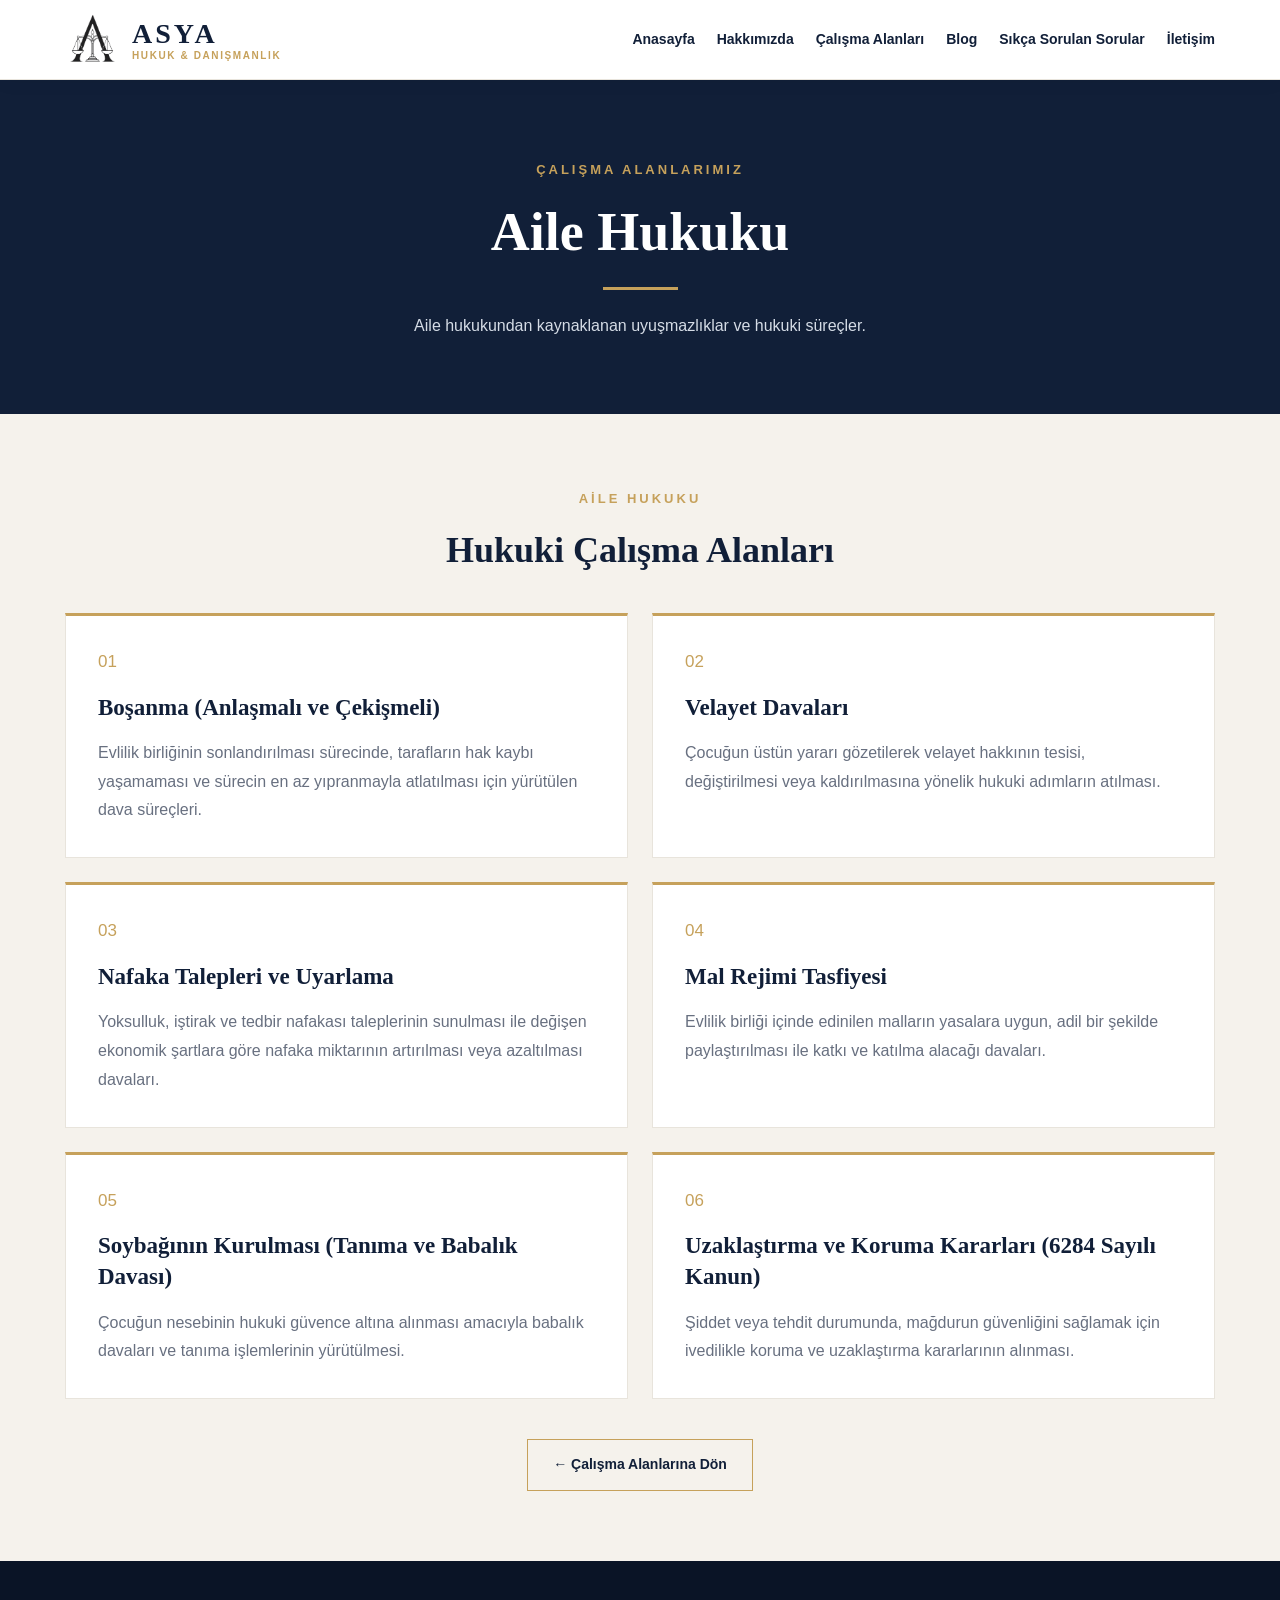
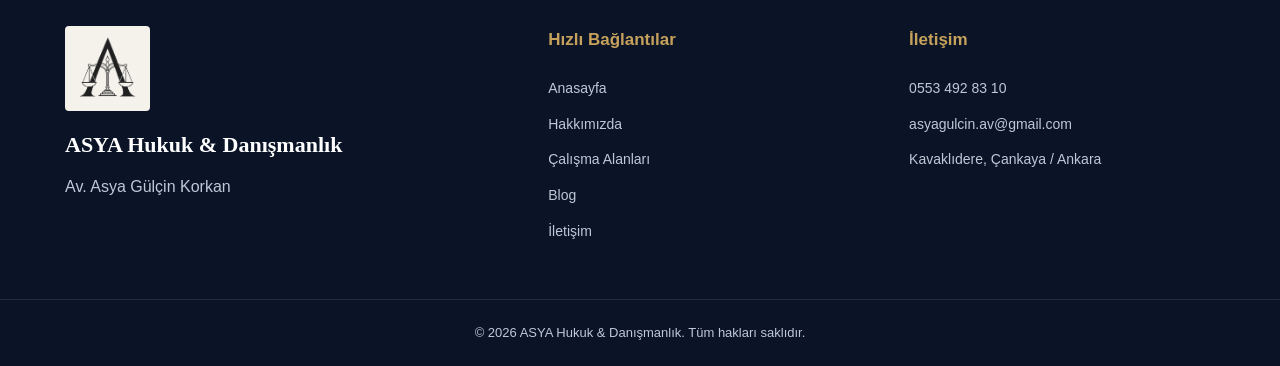
<file: calisma-alanlari/aile-hukuku.html>
<!DOCTYPE html>
<html lang="tr">

<head>
    <meta charset="UTF-8">
    <meta name="viewport"
          content="width=device-width, initial-scale=1.0">

    <title>Aile Hukuku | ASYA Hukuk & Danışmanlık</title>

    <meta name="description"
          content="ASYA Hukuk & Danışmanlık aile hukuku çalışma alanları hakkında bilgilendirme.">

    <link rel="icon" href="../assest/logo.png">

    <link rel="stylesheet" href="../css/style.css">
    <link rel="stylesheet"
          href="../css/calisma-alanlari.css">
</head>

<body>

    <!-- ÜST MENÜ -->

    <header class="header">
        <div class="container header-container">

            <a href="../index.html" class="logo-area">

                <img src="../assest/logo.png"
                     alt="ASYA Hukuk Logosu"
                     class="site-logo">

                <div class="logo-text">
                    <span class="logo-title">ASYA</span>
                    <span class="logo-subtitle">
                        HUKUK & DANIŞMANLIK
                    </span>
                </div>

            </a>

            <nav class="navbar"
                 id="navbar"
                 aria-label="Ana menü">

                <a href="../index.html">Anasayfa</a>

                <a href="../hakkimizda.html">
                    Hakkımızda
                </a>

                <a href="../index.html#calisma-alanlari">
                    Çalışma Alanları
                </a>

                <a href="../blog.html">Blog</a>

                <a href="../sss.html">
                    Sıkça Sorulan Sorular
                </a>

                <a href="../index.html#iletisim">
                    İletişim
                </a>

            </nav>

            <button class="menu-btn"
                    type="button"
                    aria-label="Menüyü aç veya kapat"
                    aria-expanded="false"
                    aria-controls="navbar">
                ☰
            </button>

        </div>
    </header>


    <main>

        <!-- SAYFA BAŞLIĞI -->

        <section class="service-hero">

            <div class="container">

                <span class="section-label">
                    ÇALIŞMA ALANLARIMIZ
                </span>

                <h1>Aile Hukuku</h1>

                <div class="service-hero-line"></div>

                <p>
                    Aile hukukundan kaynaklanan
                    uyuşmazlıklar ve hukuki süreçler.
                </p>

            </div>

        </section>


        <!-- HİZMET İÇERİKLERİ -->

        <section class="service-page-section">

            <div class="container">

                <div class="service-page-heading">

                    <span class="section-label">
                        AİLE HUKUKU
                    </span>

                    <h2>Hukuki Çalışma Alanları</h2>

                </div>


                <div class="service-page-grid">

                    <!-- 01 -->

                    <article class="service-page-card">

                        <span class="service-card-number">01</span>

                        <h3>
                            Boşanma (Anlaşmalı ve Çekişmeli)
                        </h3>

                        <p>
                            Evlilik birliğinin sonlandırılması
                            sürecinde, tarafların hak kaybı
                            yaşamaması ve sürecin en az
                            yıpranmayla atlatılması için
                            yürütülen dava süreçleri.
                        </p>

                    </article>


                    <!-- 02 -->

                    <article class="service-page-card">

                        <span class="service-card-number">02</span>

                        <h3>Velayet Davaları</h3>

                        <p>
                            Çocuğun üstün yararı gözetilerek
                            velayet hakkının tesisi,
                            değiştirilmesi veya kaldırılmasına
                            yönelik hukuki adımların atılması.
                        </p>

                    </article>


                    <!-- 03 -->

                    <article class="service-page-card">

                        <span class="service-card-number">03</span>

                        <h3>Nafaka Talepleri ve Uyarlama</h3>

                        <p>
                            Yoksulluk, iştirak ve tedbir
                            nafakası taleplerinin sunulması
                            ile değişen ekonomik şartlara
                            göre nafaka miktarının
                            artırılması veya azaltılması
                            davaları.
                        </p>

                    </article>


                    <!-- 04 -->

                    <article class="service-page-card">

                        <span class="service-card-number">04</span>

                        <h3>Mal Rejimi Tasfiyesi</h3>

                        <p>
                            Evlilik birliği içinde edinilen
                            malların yasalara uygun, adil
                            bir şekilde paylaştırılması
                            ile katkı ve katılma
                            alacağı davaları.
                        </p>

                    </article>


                    <!-- 05 -->

                    <article class="service-page-card">

                        <span class="service-card-number">05</span>

                        <h3>
                            Soybağının Kurulması
                            (Tanıma ve Babalık Davası)
                        </h3>

                        <p>
                            Çocuğun nesebinin hukuki
                            güvence altına alınması
                            amacıyla babalık davaları
                            ve tanıma işlemlerinin
                            yürütülmesi.
                        </p>

                    </article>


                    <!-- 06 -->

                    <article class="service-page-card">

                        <span class="service-card-number">06</span>

                        <h3>
                            Uzaklaştırma ve Koruma Kararları
                            (6284 Sayılı Kanun)
                        </h3>

                        <p>
                            Şiddet veya tehdit durumunda,
                            mağdurun güvenliğini sağlamak
                            için ivedilikle koruma ve
                            uzaklaştırma kararlarının
                            alınması.
                        </p>

                    </article>

                </div>


                <!-- GERİ DÖN -->

                <div class="service-page-bottom">

                    <a href="../index.html#calisma-alanlari"
                       class="service-back-btn">
                        ← Çalışma Alanlarına Dön
                    </a>

                </div>

            </div>

        </section>

    </main>


    <!-- FOOTER -->

    <footer class="footer">

        <div class="container footer-container">

            <div class="footer-brand">

                <img src="../assest/logo.png"
                     alt="ASYA Hukuk Logosu"
                     class="footer-logo">

                <h3>
                    ASYA Hukuk & Danışmanlık
                </h3>

                <p>Av. Asya Gülçin Korkan</p>

            </div>

            <div class="footer-links">

                <h4>Hızlı Bağlantılar</h4>

                <a href="../index.html">Anasayfa</a>
                <a href="../hakkimizda.html">
                    Hakkımızda
                </a>
                <a href="../index.html#calisma-alanlari">
                    Çalışma Alanları
                </a>
                <a href="../blog.html">Blog</a>
                <a href="../index.html#iletisim">
                    İletişim
                </a>

            </div>

            <div class="footer-contact">

                <h4>İletişim</h4>

                <a href="tel:+905534928310">
                    0553 492 83 10
                </a>

                <a href="mailto:asyagulcin.av@gmail.com">
                    asyagulcin.av@gmail.com
                </a>

                <p>
                    Kavaklıdere, Çankaya / Ankara
                </p>

            </div>

        </div>

        <div class="footer-bottom">
            <p>
                © 2026 ASYA Hukuk & Danışmanlık.
                Tüm hakları saklıdır.
            </p>
        </div>

    </footer>

    <script src="../js/script.js"></script>

</body>
</html>
</file>
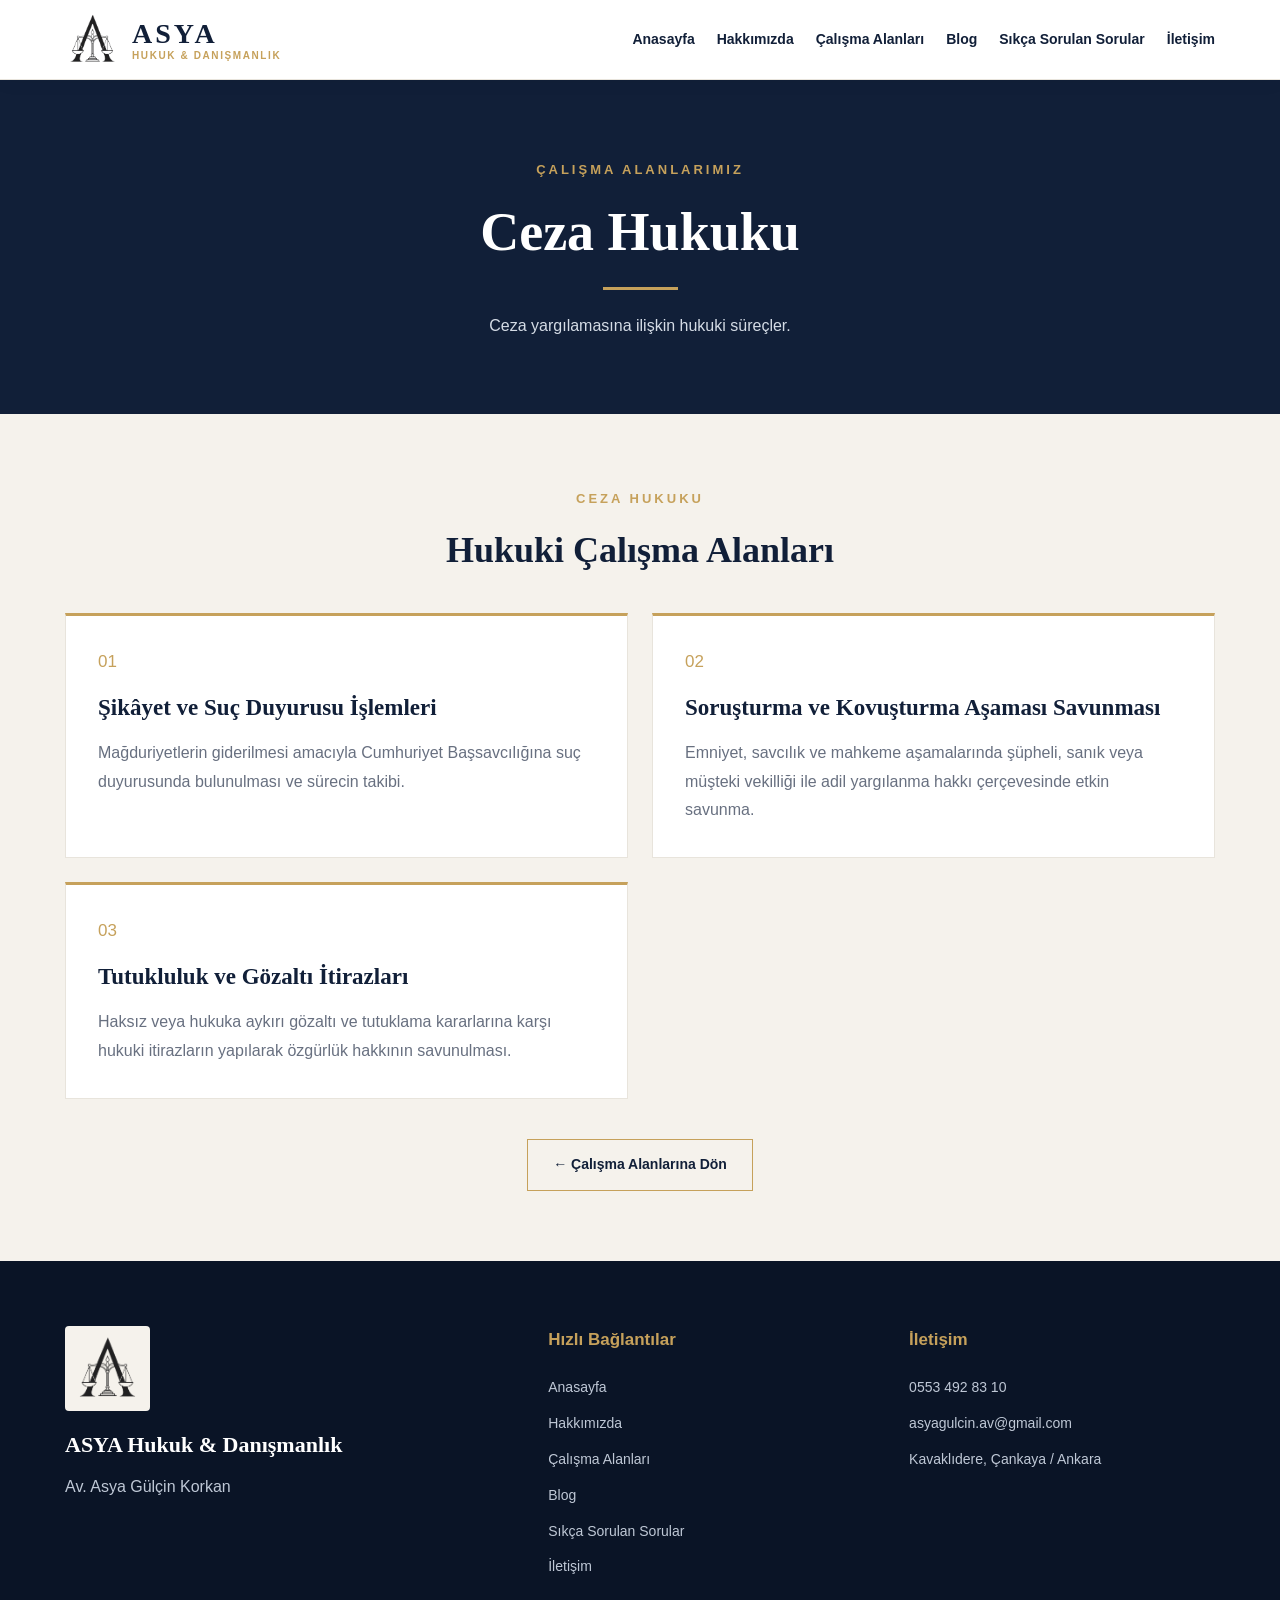
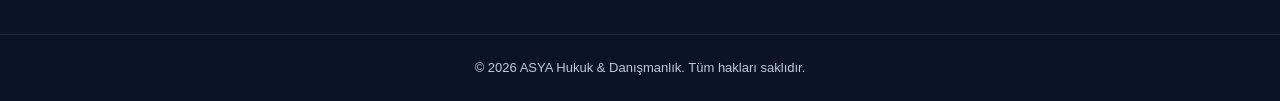
<file: calisma-alanlari/ceza-hukuku.html>
<!DOCTYPE html>
<html lang="tr">

<head>
    <meta charset="UTF-8">
    <meta name="viewport"
          content="width=device-width, initial-scale=1.0">

    <title>Çalışma Alanları | ASYA Hukuk</title>

    <meta name="description"
          id="pageDescription"
          content="ASYA Hukuk ve Danışmanlık çalışma alanları.">

    <link rel="icon" href="../assest/logo.png">

    <link rel="stylesheet" href="../css/style.css">
    <link rel="stylesheet"
          href="../css/calisma-alanlari.css">
</head>

<body>

    <!-- ÜST MENÜ -->

    <header class="header">
        <div class="container header-container">

            <a href="../index.html" class="logo-area">

                <img src="../assest/logo.png"
                     alt="ASYA Hukuk Logosu"
                     class="site-logo">

                <div class="logo-text">
                    <span class="logo-title">ASYA</span>
                    <span class="logo-subtitle">
                        HUKUK & DANIŞMANLIK
                    </span>
                </div>

            </a>

            <nav class="navbar"
                 id="navbar"
                 aria-label="Ana menü">

                <a href="../index.html">
                    Anasayfa
                </a>

                <a href="../hakkimizda.html">
                    Hakkımızda
                </a>

                <a href="../index.html#calisma-alanlari">
                    Çalışma Alanları
                </a>

                <a href="../blog.html">
                    Blog
                </a>

                <a href="../sss.html">
                    Sıkça Sorulan Sorular
                </a>

                <a href="../index.html#iletisim">
                    İletişim
                </a>

            </nav>

            <button class="menu-btn"
                    type="button"
                    aria-label="Menüyü aç veya kapat"
                    aria-expanded="false"
                    aria-controls="navbar">
                ☰
            </button>

        </div>
    </header>

    <main>

        <!-- SAYFA BAŞLIĞI -->

        <section class="service-hero">

            <div class="container">

                <span class="section-label">
                    ÇALIŞMA ALANLARIMIZ
                </span>

                <h1 id="alanBaslik">
                    Çalışma Alanı
                </h1>

                <div class="service-hero-line"></div>

                <p id="alanAciklama"></p>

            </div>

        </section>

        <!-- HİZMET KARTLARI -->

        <section class="service-page-section">

            <div class="container">

                <div class="service-page-heading">

                    <span class="section-label"
                          id="alanEtiket">
                        HUKUKİ HİZMETLER
                    </span>

                    <h2>Hukuki Çalışma Alanları</h2>

                </div>

                <div class="service-page-grid"
                     id="alanKartlari">
                </div>

                <!-- GERİ DÖN -->

                <div class="service-page-bottom">

                    <a href="../index.html#calisma-alanlari"
                       class="service-back-btn">
                        ← Çalışma Alanlarına Dön
                    </a>

                </div>

            </div>

        </section>

    </main>

    <!-- FOOTER -->

    <footer class="footer">

        <div class="container footer-container">

            <div class="footer-brand">

                <img src="../assest/logo.png"
                     alt="ASYA Hukuk Logosu"
                     class="footer-logo">

                <h3>ASYA Hukuk & Danışmanlık</h3>

                <p>Av. Asya Gülçin Korkan</p>

            </div>

            <div class="footer-links">

                <h4>Hızlı Bağlantılar</h4>

                <a href="../index.html">Anasayfa</a>

                <a href="../hakkimizda.html">
                    Hakkımızda
                </a>

                <a href="../index.html#calisma-alanlari">
                    Çalışma Alanları
                </a>

                <a href="../blog.html">Blog</a>

                <a href="../sss.html">
                    Sıkça Sorulan Sorular
                </a>

                <a href="../index.html#iletisim">
                    İletişim
                </a>

            </div>

            <div class="footer-contact">

                <h4>İletişim</h4>

                <a href="tel:+905534928310">
                    0553 492 83 10
                </a>

                <a href="mailto:asyagulcin.av@gmail.com">
                    asyagulcin.av@gmail.com
                </a>

                <p>Kavaklıdere, Çankaya / Ankara</p>

            </div>

        </div>

        <div class="footer-bottom">

            <p>
                © 2026 ASYA Hukuk & Danışmanlık.
                Tüm hakları saklıdır.
            </p>

        </div>

    </footer>

    <script src="../js/script.js"></script>
    <script src="../js/calisma-alanlari.js"></script>

</body>
</html>
</file>
<file: css/style.css>
/* ========================================
   ASYA HUKUK & DANIŞMANLIK
   ANA TASARIM DOSYASI
======================================== */

/* GENEL AYARLAR */

:root {
    --navy: #111f38;
    --dark-navy: #0a1426;
    --gold: #c6a15b;
    --white: #ffffff;
    --cream: #f5f2ec;
    --text: #30343b;
    --muted: #687080;
    --border: #e8e4dc;
}

* {
    margin: 0;
    padding: 0;
    box-sizing: border-box;
}

html {
    scroll-behavior: smooth;
    scroll-padding-top: 90px;
}

body {
    font-family: Arial, Helvetica, sans-serif;
    color: var(--text);
    line-height: 1.7;
    background: var(--white);
}

a {
    text-decoration: none;
    color: inherit;
}

button {
    font: inherit;
}

img {
    max-width: 100%;
    display: block;
}

.container {
    width: 90%;
    max-width: 1200px;
    margin: 0 auto;
}

section {
    padding: 95px 0;
}

section h2 {
    font-family: Georgia, "Times New Roman", serif;
    font-size: clamp(30px, 3vw, 44px);
    line-height: 1.25;
}

.section-label {
    display: inline-block;
    color: var(--gold);
    font-size: 13px;
    font-weight: 700;
    letter-spacing: 3px;
    margin-bottom: 18px;
}

.section-heading {
    max-width: 700px;
    margin: 0 auto 55px;
    text-align: center;
}

.section-heading h2 {
    margin-bottom: 18px;
}

.section-heading p {
    color: var(--muted);
    font-size: 17px;
}

.section-button {
    text-align: center;
    margin-top: 35px;
}

/* ========================================
   ÜST MENÜ
======================================== */

.header {
    height: 90px;
    position: sticky;
    top: 0;
    z-index: 1000;
    background: var(--white);
    border-bottom: 1px solid var(--border);
    box-shadow: 0 3px 18px rgba(0, 0, 0, 0.04);
}

.header-container {
    height: 100%;
    display: flex;
    align-items: center;
    justify-content: space-between;
    gap: 25px;
}

.logo-area {
    display: flex;
    align-items: center;
    gap: 12px;
    flex-shrink: 0;
}

.site-logo {
    width: 65px;
    height: 65px;
    object-fit: contain;
}

.logo-text {
    display: flex;
    flex-direction: column;
    line-height: 1.2;
}

.logo-title {
    font-family: Georgia, serif;
    font-size: 28px;
    font-weight: 700;
    letter-spacing: 3px;
    color: var(--navy);
}

.logo-subtitle {
    font-size: 10px;
    font-weight: 700;
    letter-spacing: 1.6px;
    color: var(--gold);
    white-space: nowrap;
}

.navbar {
    display: flex;
    align-items: center;
    gap: 22px;
}

.navbar a {
    color: var(--navy);
    font-size: 14px;
    font-weight: 600;
    white-space: nowrap;
    transition: color 0.3s;
}

.navbar a:hover {
    color: var(--gold);
}

.menu-btn {
    display: none;
    background: none;
    border: none;
    color: var(--navy);
    font-size: 30px;
    cursor: pointer;
}

/* ========================================
   BUTONLAR
======================================== */

.main-btn,
.second-btn,
.outline-btn {
    display: inline-flex;
    align-items: center;
    justify-content: center;
    padding: 13px 27px;
    border-radius: 4px;
    font-size: 14px;
    font-weight: 700;
    transition: all 0.3s ease;
    text-align: center;
}

.main-btn {
    background: var(--gold);
    color: var(--dark-navy);
}

.main-btn:hover {
    background: #d9b875;
    transform: translateY(-2px);
}

.second-btn {
    background: var(--navy);
    color: var(--white);
}

.second-btn:hover {
    background: var(--gold);
    color: var(--dark-navy);
}

.outline-btn {
    border: 1px solid var(--gold);
    color: var(--gold);
    background: transparent;
}

.outline-btn:hover {
    background: var(--gold);
    color: var(--dark-navy);
}

/* ========================================
   1. ANA SAYFA
======================================== */


/* ANA SAYFA ARKA PLAN GÖRSELİ */


/* ANA SAYFA - HUKUK ARKA PLANI */

.hero {
    min-height: 650px;
    display: flex;
    align-items: center;

    background-color: #0a1426;

    background-image:
        linear-gradient(
            90deg,
            rgba(10, 20, 38, 0.55) 0%,
            rgba(10, 20, 38, 0.15) 55%,
            rgba(10, 20, 38, 0) 100%
        ),
        url("../assest/hukuk-arka-plan.png");

    background-size: cover;
    background-position: center center;
    background-repeat: no-repeat;

    color: #ffffff;
}



.hero-container {
    width: 90%;
}

.hero-content {
    max-width: 850px;
}

.hero-label {
    display: flex;
    align-items: center;
    gap: 15px;
    font-size: 14px;
    letter-spacing: 2px;
    color: var(--gold);
    font-weight: 700;
    margin-bottom: 30px;
}

.hero-line {
    height: 2px;
    width: 45px;
    background: var(--gold);
}

.hero h1 {
    font-family: Georgia, serif;
    font-size: clamp(40px, 5.5vw, 72px);
    line-height: 1.16;
    font-weight: 500;
    margin-bottom: 28px;
}

.hero h1 span {
    color: var(--gold);
    display: block;
}

.hero-description {
    max-width: 610px;
    color: #e1e5eb;
    font-size: 18px;
    margin-bottom: 36px;
}

.hero-buttons {
    display: flex;
    flex-wrap: wrap;
    gap: 16px;
}

/* ========================================
   2. HAKKIMIZDA
======================================== */

.about-section {
    background: var(--white);
}

.about-container {
    display: grid;
    grid-template-columns: 1.3fr 1fr;
    align-items: center;
    gap: 75px;
}

.about-content h2 {
    margin-bottom: 28px;
    color: var(--navy);
}

.about-content p {
    margin-bottom: 20px;
    color: var(--muted);
    font-size: 17px;
}

.about-content .second-btn {
    margin-top: 12px;
}

.about-highlight {
    background: var(--cream);
    border: 1px solid var(--border);
    min-height: 410px;
    display: flex;
    flex-direction: column;
    justify-content: center;
    align-items: center;
    padding: 40px;
    position: relative;
}

.about-highlight::before {
    content: "";
    position: absolute;
    width: 70px;
    height: 70px;
    top: 18px;
    left: 18px;
    border-top: 2px solid var(--gold);
    border-left: 2px solid var(--gold);
}

.about-highlight::after {
    content: "";
    position: absolute;
    width: 70px;
    height: 70px;
    right: 18px;
    bottom: 18px;
    border-right: 2px solid var(--gold);
    border-bottom: 2px solid var(--gold);
}

.about-logo {
    width: 190px;
    height: 190px;
    object-fit: contain;
    margin-bottom: 25px;
}

.about-highlight h3 {
    font-family: Georgia, serif;
    font-size: 27px;
    color: var(--navy);
    letter-spacing: 3px;
    text-align: center;
}

.about-highlight p {
    color: var(--gold);
    letter-spacing: 2px;
    text-align: center;
}

/* ========================================
   3. ÇALIŞMA ALANLARI
======================================== */

.practice-section {
    background: var(--navy);
    color: var(--white);
}

.practice-section .section-heading p {
    color: #ccd3df;
}

.practice-grid {
    display: grid;
    grid-template-columns: repeat(3, minmax(0, 1fr));
    gap: 24px;
}

.practice-card {
    min-height: 255px;
    padding: 32px;
    background: rgba(255, 255, 255, 0.055);
    border: 1px solid rgba(255, 255, 255, 0.14);
    display: flex;
    flex-direction: column;
    transition: all 0.3s;
}

.practice-card:hover {
    background: var(--white);
    transform: translateY(-5px);
    border-color: var(--gold);
}

.practice-number {
    color: var(--gold);
    font-family: Georgia, serif;
    font-size: 21px;
    margin-bottom: 20px;
}

.practice-card h3 {
    font-family: Georgia, serif;
    font-size: 23px;
    font-weight: 500;
    line-height: 1.3;
    margin-bottom: 14px;
}

.practice-card p {
    font-size: 14px;
    color: #ccd3df;
    margin-bottom: 15px;
}

.card-arrow {
    color: var(--gold);
    font-size: 25px;
    margin-top: auto;
    align-self: flex-end;
}

.practice-card:hover h3 {
    color: var(--navy);
}

.practice-card:hover p {
    color: var(--muted);
}

/* ========================================
   4. AVUKAT TANITIMI
======================================== */

.lawyer-section {
    background: var(--cream);
}

.lawyer-container {
    display: grid;
    grid-template-columns: 1fr 1.15fr;
    align-items: center;
    gap: 75px;
}

.lawyer-image {
    min-height: 440px;
    background: #e5dfd4;
    overflow: hidden;
}

.lawyer-image img {
    width: 100%;
    height: 100%;
    min-height: 440px;
    max-height: 590px;
    object-fit: cover;
}

.lawyer-content h2 {
    color: var(--navy);
    margin-bottom: 12px;
}

.lawyer-position {
    font-family: Georgia, serif;
    color: var(--gold) !important;
    font-size: 20px !important;
    margin-bottom: 25px;
}

.lawyer-content p {
    font-size: 17px;
    color: var(--muted);
    margin-bottom: 20px;
}

.lawyer-content .second-btn {
    margin-top: 12px;
}

/* ========================================
   5. BLOG
======================================== */

.blog-section {
    background: var(--white);
}

.blog-preview-grid {
    display: grid;
    grid-template-columns: repeat(3, minmax(0, 1fr));
    gap: 25px;
}

.blog-card {
    background: var(--white);
    border: 1px solid var(--border);
    padding: 32px;
    transition: all 0.3s;
}

.blog-card:hover {
    box-shadow: 0 15px 35px rgba(17, 31, 56, 0.1);
    transform: translateY(-5px);
}

.blog-category {
    color: var(--gold);
    letter-spacing: 2px;
    font-size: 12px;
    font-weight: 700;
}

.blog-card h3 {
    color: var(--navy);
    font-family: Georgia, serif;
    font-size: 23px;
    line-height: 1.4;
    margin: 20px 0;
}

.blog-card p {
    color: var(--muted);
    font-size: 15px;
    margin-bottom: 25px;
}

.blog-card a {
    color: var(--navy);
    font-weight: 700;
    font-size: 14px;
}

.blog-card a:hover {
    color: var(--gold);
}

/* ========================================
   6. SIKÇA SORULAN SORULAR
======================================== */

.faq-section {
    background: var(--cream);
}

.faq-list {
    max-width: 850px;
    margin: 0 auto;
}

.faq-item {
    background: var(--white);
    border: 1px solid var(--border);
    margin-bottom: 15px;
    padding: 22px 28px;
}

.faq-item summary {
    color: var(--navy);
    font-weight: 700;
    font-size: 17px;
    cursor: pointer;
    padding-right: 15px;
}

.faq-item[open] {
    border-color: var(--gold);
}

.faq-item p {
    margin-top: 18px;
    color: var(--muted);
    font-size: 15px;
}

/* ========================================
   7. İLETİŞİM
======================================== */

.contact-section {
    background: var(--navy);
    color: var(--white);
}

.contact-section .section-heading p {
    color: #d3d9e2;
}

.contact-grid {
    display: grid;
    grid-template-columns: 1fr 1fr;
    gap: 45px;
}

.contact-info,
.contact-form-info {
    padding: 40px;
    border: 1px solid rgba(255, 255, 255, 0.17);
    background: rgba(255, 255, 255, 0.045);
}

.contact-info h3,
.contact-form-info h3 {
    font-family: Georgia, serif;
    font-size: 25px;
    margin-bottom: 25px;
    color: var(--white);
}

.contact-item {
    margin-bottom: 25px;
}

.contact-item h4 {
    font-size: 13px;
    letter-spacing: 1px;
    text-transform: uppercase;
    color: var(--gold);
    margin-bottom: 6px;
}

.contact-item p,
.contact-item a,
.contact-form-info p {
    color: #d7deea;
    font-size: 16px;
}

.contact-item a:hover {
    color: var(--gold);
}

.contact-form-info p {
    margin-bottom: 28px;
}

.contact-buttons {
    display: flex;
    flex-wrap: wrap;
    gap: 12px;
    margin-top: 20px;
}

.whatsapp-btn {
    display: inline-flex;
    align-items: center;
    justify-content: center;
    padding: 13px 22px;
    background: #237d51;
    color: var(--white);
    border-radius: 4px;
    font-size: 14px;
    font-weight: 700;
    transition: background 0.3s;
}

.whatsapp-btn:hover {
    background: #19623f;
}

/* ========================================
   FOOTER
======================================== */

.footer {
    background: var(--dark-navy);
    color: var(--white);
    padding-top: 65px;
}

.footer-container {
    display: grid;
    grid-template-columns: 1.4fr 1fr 1fr;
    gap: 55px;
    padding-bottom: 55px;
}

.footer-logo {
    width: 85px;
    height: 85px;
    object-fit: contain;
    margin-bottom: 15px;
    background: var(--cream);
    padding: 8px;
    border-radius: 4px;
}

.footer-brand h3 {
    font-family: Georgia, serif;
    font-size: 22px;
    margin-bottom: 10px;
}

.footer-brand p {
    color: #bfc8d6;
}

.footer-links,
.footer-contact {
    display: flex;
    flex-direction: column;
    gap: 12px;
}

.footer-links h4,
.footer-contact h4 {
    font-size: 17px;
    color: var(--gold);
    margin-bottom: 10px;
}

.footer-links a,
.footer-contact a,
.footer-contact p {
    font-size: 14px;
    color: #bfc8d6;
}

.footer-links a:hover,
.footer-contact a:hover {
    color: var(--gold);
}

.footer-bottom {
    border-top: 1px solid rgba(255, 255, 255, 0.1);
    padding: 22px;
    text-align: center;
    font-size: 13px;
    color: #bfc8d6;
}

/* ========================================
   MOBİL VE TABLET TASARIMI
======================================== */

@media (max-width: 1100px) {

    .navbar {
        gap: 12px;
    }

    .navbar a {
        font-size: 12px;
    }

    .about-container,
    .lawyer-container {
        gap: 40px;
    }
}

@media (max-width: 900px) {

    .header {
        height: 80px;
    }

    .site-logo {
        width: 55px;
        height: 55px;
    }

    .logo-title {
        font-size: 24px;
    }

    .menu-btn {
        display: block;
    }

    .navbar {
        display: none;
        position: absolute;
        top: 80px;
        left: 0;
        width: 100%;
        background: var(--white);
        padding: 25px 5%;
        box-shadow: 0 12px 18px rgba(0, 0, 0, 0.1);
        flex-direction: column;
        align-items: flex-start;
        gap: 18px;
    }

    .navbar.active {
        display: flex;
    }

    .navbar a {
        font-size: 15px;
    }

    .about-container,
    .lawyer-container,
    .contact-grid {
        grid-template-columns: 1fr;
    }

    .practice-grid,
    .blog-preview-grid {
        grid-template-columns: repeat(2, minmax(0, 1fr));
    }

    .footer-container {
        grid-template-columns: repeat(2, 1fr);
    }
}

@media (max-width: 600px) {

    section {
        padding: 65px 0;
    }

    .header {
        height: 75px;
    }

    .navbar {
        top: 75px;
    }

    .logo-area {
        gap: 8px;
    }

    .site-logo {
        width: 48px;
        height: 48px;
    }

    .logo-title {
        font-size: 22px;
    }

    .logo-subtitle {
        font-size: 8px;
        letter-spacing: 1px;
    }

    .hero {
        min-height: 570px;
    }

    .hero h1 {
        font-size: 39px;
    }

    .hero-description {
        font-size: 16px;
    }

    .hero-label {
        font-size: 11px;
        letter-spacing: 1px;
    }

    .hero-buttons {
        flex-direction: column;
        align-items: stretch;
    }

    .about-highlight {
        min-height: 320px;
    }

    .about-logo {
        width: 150px;
        height: 150px;
    }

    .practice-grid,
    .blog-preview-grid,
    .footer-container {
        grid-template-columns: 1fr;
    }

    .practice-card {
        min-height: 225px;
    }

    .contact-info,
    .contact-form-info {
        padding: 25px;
    }

    .contact-buttons {
        flex-direction: column;
    }

    .contact-buttons a {
        width: 100%;
    }

    .footer-container {
        gap: 35px;
    }
}

/* KLAVYE ERİŞİLEBİLİRLİĞİ */

a:focus-visible,
button:focus-visible,
summary:focus-visible {
    outline: 3px solid var(--gold);
    outline-offset: 4px;
}

@media (prefers-reduced-motion: reduce) {
    html {
        scroll-behavior: auto;
    }

    *,
    *::before,
    *::after {
        transition-duration: 0.01ms !important;
        animation-duration: 0.01ms !important;
    }
}

/* HAKKIMIZDA BAŞLIK TASARIMI */

.about-title {
    display: flex;
    flex-direction: column;
    align-items: flex-start;
    font-family: Georgia, "Times New Roman", serif;
    font-size: clamp(30px, 3.5vw, 48px);
    font-weight: 700;
    line-height: 1.2;
    color: var(--navy);
}

.about-title span {
    display: block;
}

/* ANA SAYFA BUTON YAZI TİPLERİ */

.hero-buttons .main-btn,
.hero-buttons .outline-btn {
    font-family: Arial, Helvetica, sans-serif;
    font-size: 16px;
    font-weight: 700;
    letter-spacing: 0;
}


/* ANA SAYFA BUTONLARINI EŞİTLE */

.hero-buttons .main-btn,
.hero-buttons .outline-btn {
    background: transparent;
    color: #c6a15b;
    border: 1px solid #c6a15b;

    font-family: Arial, Helvetica, sans-serif;
    font-size: 16px;
    font-weight: 700;

    border-radius: 4px;
    padding: 13px 27px;

    transition: all 0.3s ease;
}

/* ÜZERİNE GELİNCE */

.hero-buttons .main-btn:hover,
.hero-buttons .outline-btn:hover {
    background: #c6a15b;
    color: #111f38;
}

/* ========================================
   AVUKAT TANITIMI - YENİ TASARIM
======================================== */

.lawyer-image-wrapper {
    position: relative;
    padding: 16px;
    max-width: 520px;
}

/* ARKADAKİ ALTIN ÇERÇEVE */

.lawyer-image-wrapper::before {
    content: "";
    position: absolute;
    top: 0;
    left: 0;
    right: 32px;
    bottom: 32px;
    border: 2px solid #c6a15b;
    z-index: 0;
}

/* FOTOĞRAF ALANI */

.lawyer-image-wrapper .lawyer-image {
    position: relative;
    z-index: 1;
    min-height: 0;
    width: 100%;
    overflow: hidden;
    border: 5px solid #ffffff;
    box-shadow: 15px 15px 0 rgba(17, 31, 56, 0.12);
}

.lawyer-image-wrapper .lawyer-image img {
    width: 100%;
    height: auto;
    min-height: 0;
    max-height: none;
    display: block;
    object-fit: cover;
}

/* İSMİN ALTINDAKİ ALTIN ÇİZGİ */

.lawyer-divider {
    width: 75px;
    height: 3px;
    background: #c6a15b;
    margin: 22px 0 30px;
}

/* METİN AYARLARI */

.lawyer-content h2 {
    font-family: Georgia, "Times New Roman", serif;
    color: #111f38;
    font-size: clamp(32px, 3vw, 46px);
    line-height: 1.2;
    margin-bottom: 0;
}

.lawyer-content .section-label {
    margin-bottom: 20px;
}

@media (max-width: 600px) {

    .lawyer-image-wrapper {
        max-width: 420px;
        padding: 12px;
    }

    .lawyer-content h2 {
        font-size: 34px;
    }

}


/* ========================================
   GENEL BOYUT DÜZENLEMESİ
======================================== */

@media (min-width: 901px) {

    /* İçerik genişliği */
    .container {
        max-width: 1150px;
    }

    /* Bölümler arası boşluk */
    section {
        padding-top: 75px;
        padding-bottom: 75px;
    }

    /* Ana sayfa yüksekliği */
    .hero {
        min-height: 580px;
    }

    /* Ana başlık */
    .hero h1 {
        font-size: clamp(42px, 4.5vw, 62px);
    }

    /* Bölüm başlıkları */
    section h2 {
        font-size: 38px;
    }

    /* Hakkımızda özel başlık */
    .about-title {
        font-size: 42px;
    }

    /* Normal açıklama yazıları */
    .about-content p,
    .lawyer-content p {
        font-size: 16px;
    }

    /* Avukat fotoğrafı */
    .lawyer-image-wrapper {
        max-width: 440px;
    }

    /* Çalışma alanları kartları */
    .practice-card {
        min-height: 230px;
        padding: 26px;
    }

    .practice-card h3 {
        font-size: 21px;
    }

    /* Üst menü */
    .header {
        height: 80px;
    }

    .site-logo {
        width: 55px;
        height: 55px;
    }
}

/* ========================================
   BLOG BÖLÜMÜ - LACİVERT TASARIM
======================================== */

.blog-section {
    background-color: #111f38;
    color: #ffffff;
}

/* BÖLÜM BAŞLIĞI */

.blog-section .section-heading h2 {
    color: #ffffff;
}

.blog-section .section-heading p {
    color: #d5dce6;
}

/* BLOG KARTLARI */

.blog-section .blog-card {
    background-color: #ffffff;
    border: 1px solid #c6a15b;
    border-radius: 6px;
}

/* KART BAŞLIKLARI */

.blog-section .blog-card h3 {
    color: #111f38;
}

/* KART AÇIKLAMALARI */

.blog-section .blog-card p {
    color: #687080;
}

/* KART BAĞLANTILARI */

.blog-section .blog-card a {
    color: #111f38;
}

.blog-section .blog-card a:hover {
    color: #c6a15b;
}

/* TÜM YAZILARI GÖR BUTONU */

.blog-section .second-btn {
    background-color: transparent;
    color: #c6a15b;
    border: 1px solid #c6a15b;
}

.blog-section .second-btn:hover {
    background-color: #c6a15b;
    color: #111f38;
}


/* ========================================
   İLETİŞİM - OFİS HARİTASI
======================================== */

.contact-map-box {
    padding: 30px;
    background: rgba(255, 255, 255, 0.045);
    border: 1px solid rgba(255, 255, 255, 0.17);
    display: flex;
    flex-direction: column;
}

.contact-map-box h3 {
    font-family: Georgia, serif;
    font-size: 25px;
    color: #ffffff;
    margin-bottom: 12px;
}

.map-address {
    color: #d7deea;
    font-size: 15px;
    margin-bottom: 20px;
}

.map-container {
    width: 100%;
    border: 2px solid #c6a15b;
    border-radius: 6px;
    overflow: hidden;
}

.map-container iframe {
    display: block;
    width: 100%;
    height: 320px;
    border: none;
}

.map-direction-btn {
    display: inline-block;
    align-self: flex-start;
    background: transparent;
    color: #c6a15b;
    border: 1px solid #c6a15b;
    padding: 12px 24px;
    border-radius: 4px;
    font-weight: 700;
    margin-top: 20px;
    transition: 0.3s;
}

.map-direction-btn:hover {
    background: #c6a15b;
    color: #111f38;
}

@media (max-width: 600px) {
    .contact-map-box {
        padding: 20px;
    }

    .map-container iframe {
        height: 260px;
    }

    .map-direction-btn {
        width: 100%;
        text-align: center;
    }
}


/* ========================================
   HAKKIMIZDA SAYFASI
======================================== */

.about-page-hero {
    background: #111f38;
    color: white;
    text-align: center;
    padding: 95px 0;
}

.about-page-hero h1 {
    font-family: Georgia, serif;
    font-size: clamp(40px, 5vw, 62px);
    margin-bottom: 20px;
}

.about-page-hero p {
    color: #d5dce6;
    font-size: 17px;
}

.about-page-line {
    width: 75px;
    height: 3px;
    background: #c6a15b;
    margin: 0 auto 22px;
}

/* BÜRO TANITIMI */

.about-page-intro {
    background: #ffffff;
}

.about-page-grid {
    display: grid;
    grid-template-columns: 1.2fr 1fr;
    align-items: center;
    gap: 70px;
}

.about-page-text h2 {
    font-family: Georgia, serif;
    color: #111f38;
    font-size: clamp(32px, 3.5vw, 46px);
    margin-bottom: 25px;
}

.about-page-text h2 span {
    display: block;
}

.about-page-text p {
    color: #687080;
    margin-bottom: 20px;
    font-size: 16px;
}

.about-page-logo-box {
    min-height: 370px;
    background: #f5f2ec;
    border: 1px solid #e8e4dc;
    padding: 40px;
    display: flex;
    flex-direction: column;
    align-items: center;
    justify-content: center;
    text-align: center;
}

.about-page-logo-box img {
    width: 170px;
    height: 170px;
    object-fit: contain;
    margin-bottom: 20px;
}

.about-page-logo-box h3 {
    font-family: Georgia, serif;
    color: #111f38;
    font-size: 27px;
}

.about-page-logo-box p {
    color: #c6a15b;
    letter-spacing: 2px;
}

/* TEMEL İLKELER */

.values-section {
    background: #111f38;
    color: #ffffff;
}

.values-section .section-heading h2 {
    color: #ffffff;
}

.values-grid {
    display: grid;
    grid-template-columns: repeat(3, minmax(0, 1fr));
    gap: 25px;
}

.value-card {
    border: 1px solid rgba(255,255,255,0.18);
    padding: 35px;
    background: rgba(255,255,255,0.05);
}

.value-card span {
    color: #c6a15b;
    font-size: 20px;
}

.value-card h3 {
    font-family: Georgia, serif;
    font-size: 25px;
    margin: 18px 0;
}

.value-card p {
    color: #d5dce6;
    font-size: 15px;
}

/* ALT İLETİŞİM */

.about-page-contact {
    background: #f5f2ec;
    text-align: center;
}

.about-page-contact h2 {
    color: #111f38;
    margin-bottom: 20px;
}

.about-page-contact p {
    color: #687080;
    margin-bottom: 25px;
}

/* TABLET */

@media (max-width: 900px) {

    .about-page-grid {
        grid-template-columns: 1fr;
        gap: 35px;
    }

    .values-grid {
        grid-template-columns: 1fr;
    }
}

/* TELEFON */

@media (max-width: 600px) {

    .about-page-hero {
        padding: 65px 0;
    }

    .about-page-hero h1 {
        font-size: 40px;
    }

    .about-page-text {
        text-align: center;
    }

    .about-page-text h2 {
        font-size: 33px;
    }

    .about-page-logo-box {
        min-height: 290px;
        padding: 25px;
    }

    .about-page-logo-box img {
        width: 130px;
        height: 130px;
    }

    .value-card {
        padding: 25px;
        text-align: center;
    }

    .about-page-contact h2 {
        font-size: 30px;
    }
}


/* ========================================
   BLOG SAYFASI
======================================== */

.blog-page-hero {
    background: #111f38;
    color: white;
    text-align: center;
    padding: 90px 0;
}

.blog-page-hero h1 {
    font-family: Georgia, serif;
    font-size: clamp(38px, 5vw, 58px);
    margin-bottom: 15px;
}

.blog-page-hero p {
    color: #d5dce6;
    font-size: 17px;
}

/* BLOG LİSTESİ */

.blog-list-section {
    background: #f5f2ec;
    padding: 75px 0;
}

/* ARAMA VE FİLTRE */

.blog-controls {
    display: grid;
    grid-template-columns: 2fr 1fr;
    gap: 20px;
    margin-bottom: 40px;
}

.blog-controls input,
.blog-controls select {
    width: 100%;
    padding: 16px;
    border: 1px solid #ddd6c9;
    background: #ffffff;
    border-radius: 5px;
    font-size: 15px;
    color: #111f38;
    outline-offset: 3px;
}

.blog-controls input:focus,
.blog-controls select:focus {
    border-color: #c6a15b;
}

/* KARTLAR */

.blog-page-grid {
    display: grid;
    grid-template-columns: repeat(3, minmax(0, 1fr));
    gap: 24px;
}

.blog-page-card {
    background: #ffffff;
    border: 1px solid #e8e4dc;
    padding: 30px;
    display: flex;
    flex-direction: column;
    transition: 0.3s;
}

.blog-page-card:hover {
    transform: translateY(-5px);
    box-shadow: 0 12px 30px rgba(17,31,56,0.10);
    border-color: #c6a15b;
}

.blog-page-card h2 {
    font-family: Georgia, serif;
    color: #111f38;
    font-size: 23px;
    line-height: 1.4;
    margin: 18px 0;
}

.blog-page-card p {
    font-size: 15px;
    color: #687080;
    margin-bottom: 25px;
}

.blog-page-card a {
    margin-top: auto;
    color: #111f38;
    font-weight: 700;
    font-size: 14px;
}

.blog-page-card a:hover {
    color: #c6a15b;
}

.blog-empty {
    text-align: center;
    padding: 30px;
    color: #687080;
}

.blog-empty[hidden] {
    display: none;
}

/* TABLET */

@media (max-width: 900px) {
    .blog-page-grid {
        grid-template-columns: repeat(2, minmax(0, 1fr));
    }
}

/* TELEFON */

@media (max-width: 600px) {

    .blog-page-hero {
        padding: 60px 0;
    }

    .blog-page-hero h1 {
        font-size: 38px;
    }

    .blog-page-hero p {
        font-size: 15px;
    }

    .blog-list-section {
        padding: 45px 0;
    }

    .blog-controls {
        grid-template-columns: 1fr;
        gap: 12px;
        margin-bottom: 25px;
    }

    .blog-page-grid {
        grid-template-columns: 1fr;
        gap: 16px;
    }

    .blog-page-card {
        padding: 24px;
    }

    .blog-page-card h2 {
        font-size: 21px;
    }
}

/* ========================================
   BLOG DETAY SAYFASI
======================================== */

/* ÜST BAŞLIK */

.blog-detail-hero {
    background-color: #111f38;
    color: #ffffff;
    padding: 80px 0;
    text-align: center;
}

.blog-detail-hero .container {
    max-width: 950px;
}

.blog-detail-hero h1 {
    font-family: Georgia, serif;
    font-size: clamp(32px, 4vw, 48px);
    line-height: 1.3;
    margin: 15px 0 20px;
}

.blog-detail-hero p {
    color: #d5dce6;
    font-size: 15px;
}

/* İÇERİK ALANI */

.blog-detail-section {
    background-color: #f5f2ec;
    padding: 65px 0 85px;
}

.blog-detail-article {
    background-color: #ffffff;
    border: 1px solid #e8e4dc;
    border-top: 4px solid #c6a15b;
    max-width: 900px;
    margin: 0 auto;
    padding: 55px 65px;
    box-shadow: 0 8px 30px rgba(17,31,56,0.04);
}

/* PARAGRAFLAR */

.blog-detail-article p {
    font-size: 17px;
    line-height: 1.95;
    color: #4b5565;
    margin-bottom: 24px;
    overflow-wrap: break-word;
}


/* GERİ DÖN BUTONU */

.blog-detail-bottom {
    max-width: 900px;
    margin: 30px auto 0;
}

.blog-back-btn {
    display: inline-block;
    padding: 13px 24px;
    border: 1px solid #c6a15b;
    color: #111f38;
    font-weight: 700;
    font-size: 14px;
    transition: 0.3s;
}

.blog-back-btn:hover {
    background-color: #111f38;
    color: #ffffff;
    border-color: #111f38;
}

/* MOBİL */

@media (max-width: 600px) {

    .blog-detail-hero {
        padding: 55px 0;
    }

    .blog-detail-hero h1 {
        font-size: 30px;
    }

    .blog-detail-section {
        padding: 35px 0 55px;
    }

    .blog-detail-article {
        padding: 28px 22px;
    }

    .blog-detail-article p {
        font-size: 15px;
        line-height: 1.85;
    }

    .blog-detail-article h2 {
        font-size: 21px;
        margin-top: 28px;
    }

    .blog-back-btn {
        width: 100%;
        text-align: center;
    }
}

/* ========================================
   BLOG DETAY - TEK TİP YAZI TASARIMI
======================================== */

.blog-detail-article p {
    font-family: Arial, Helvetica, sans-serif;
    font-size: 16px;
    font-weight: 400;
    font-style: normal;
    line-height: 1.9;
    color: #30343b;
    margin-bottom: 22px;
}

/* MOBİL */

@media (max-width: 600px) {

    .blog-detail-article p {
        font-size: 15px;
        line-height: 1.8;
        color: #30343b;
    }

}

/* BLOG DETAY - TÜM YAZILAR AYNI STİL */

.blog-detail-article h2,
.blog-detail-article p {
    font-family: Arial, Helvetica, sans-serif;
    font-size: 16px;
    font-weight: 400;
    font-style: normal;
    line-height: 1.9;
    color: #30343b;
    border: none;
    padding: 0;
    margin: 0 0 22px 0;
}

/* MOBİL */

@media (max-width: 600px) {
    .blog-detail-article h2,
    .blog-detail-article p {
        font-size: 15px;
        line-height: 1.8;
    }
}


/* ========================================
   TÜM BLOG DETAYLARI - TEK TİP METİN
======================================== */

.blog-detail-article .blog-normal-text,
.blog-detail-article h2,
.blog-detail-article p {
    font-family: Arial, Helvetica, sans-serif;
    font-size: 16px;
    font-weight: 400;
    font-style: normal;
    line-height: 1.9;

    color: #30343b;

    background: transparent;
    border: none;
    border-left: none;

    padding: 0;
    margin: 0 0 22px 0;

    letter-spacing: normal;
    text-transform: none;
    text-decoration: none;
}

/* MOBİL GÖRÜNÜM */

@media (max-width: 600px) {

    .blog-detail-article .blog-normal-text,
    .blog-detail-article h2,
    .blog-detail-article p {
        font-size: 15px;
        line-height: 1.8;
        margin-bottom: 18px;
    }

}


/* ========================================
   ASYA HUKUK - SSS SAYFASI
======================================== */

/* SAYFA BAŞLIĞI */

.sss-page-hero {
    background: #111f38;
    color: #ffffff;
    text-align: center;
    padding: 85px 0;
}

.sss-page-hero h1 {
    font-family: Georgia, serif;
    font-size: clamp(36px, 5vw, 58px);
    line-height: 1.2;
    margin-bottom: 20px;
}

.sss-page-hero p {
    color: #d5dce6;
    font-size: 17px;
}

.sss-title-line {
    height: 3px;
    width: 75px;
    background: #c6a15b;
    margin: 0 auto 22px;
}

/* SORULARIN BULUNDUĞU ALAN */

.sss-page-section {
    background: #f5f2ec;
    padding: 70px 0 85px;
}

.sss-page-intro {
    text-align: center;
    margin-bottom: 42px;
}

.sss-page-intro h2 {
    font-family: Georgia, serif;
    color: #111f38;
    font-size: 36px;
    margin-bottom: 12px;
}

.sss-page-intro p {
    font-size: 16px;
    color: #687080;
}

/* SORU KUTULARI */

.sss-page-list {
    max-width: 900px;
    margin: 0 auto;
    display: flex;
    flex-direction: column;
    gap: 14px;
}

.sss-page-item {
    background: #ffffff;
    border: 1px solid #e8e4dc;
    border-radius: 5px;
    transition: border-color 0.3s ease;
}

.sss-page-item:hover {
    border-color: #c6a15b;
}

.sss-page-item[open] {
    border-color: #c6a15b;
}

/* SORULAR */

.sss-page-item summary {
    list-style: none;
    cursor: pointer;
    padding: 23px 28px;
    display: flex;
    align-items: center;
    justify-content: space-between;
    gap: 20px;

    font-size: 17px;
    font-weight: 700;
    line-height: 1.5;
    color: #111f38;
}

.sss-page-item summary::-webkit-details-marker {
    display: none;
}

/* SAĞDAKİ + SİMGESİ */

.sss-page-item summary::after {
    content: "+";
    color: #c6a15b;
    font-size: 27px;
    font-weight: 400;
    flex-shrink: 0;
    line-height: 1;
}

.sss-page-item[open] summary::after {
    content: "−";
}

/* CEVAPLAR */

.sss-answer {
    border-top: 1px solid #eee9df;
    padding: 20px 28px 25px;
}

.sss-answer p {
    color: #4b5565;
    font-family: Arial, Helvetica, sans-serif;
    font-size: 16px;
    font-weight: 400;
    line-height: 1.85;
    margin: 0;
}

/* BİLGİLENDİRME NOTU */

.sss-disclaimer {
    max-width: 900px;
    margin: 28px auto 0;
    text-align: center;
    color: #687080;
    font-size: 13px;
    line-height: 1.7;
}

/* ========================================
   MOBİL TASARIM
======================================== */

@media (max-width: 600px) {

    .sss-page-hero {
        padding: 60px 0;
    }

    .sss-page-hero h1 {
        font-size: 35px;
    }

    .sss-page-hero p {
        font-size: 15px;
    }

    .sss-page-section {
        padding: 45px 0 60px;
    }

    .sss-page-intro {
        margin-bottom: 28px;
    }

    .sss-page-intro h2 {
        font-size: 29px;
    }

    .sss-page-intro p {
        font-size: 14px;
    }

    .sss-page-list {
        gap: 12px;
    }

    .sss-page-item summary {
        padding: 18px;
        font-size: 15px;
        gap: 12px;
    }

    .sss-page-item summary::after {
        font-size: 23px;
    }

    .sss-answer {
        padding: 16px 18px 20px;
    }

    .sss-answer p {
        font-size: 14px;
        line-height: 1.8;
    }

    .sss-disclaimer {
        font-size: 12px;
    }
}



/* ==========================================
   ASYA HUKUK - MOBİL TASARIM
========================================== */

/* TÜM EKRANLARDA GÜVENLİ GENİŞLİK */

html {
    scroll-padding-top: 85px;
}

body {
    overflow-x: hidden;
}

img,
iframe {
    max-width: 100%;
}

.hero-content,
.about-content,
.lawyer-content,
.practice-card,
.blog-card {
    min-width: 0;
}

/* ==========================================
   TABLET VE TELEFON
========================================== */

@media (max-width: 900px) {

    /* ÜST MENÜ */

    .header {
        height: 75px;
    }

    .header-container {
        width: 92%;
    }

    .site-logo {
        width: 52px;
        height: 52px;
        object-fit: contain;
    }

    .logo-title {
        font-size: 23px;
    }

    .logo-subtitle {
        font-size: 9px;
        letter-spacing: 1px;
    }

    .menu-btn {
        display: block;
        color: #111f38;
        font-size: 28px;
        padding: 5px 10px;
        cursor: pointer;
    }

    .navbar {
        display: none;
        position: absolute;
        top: 75px;
        left: 0;
        width: 100%;
        padding: 22px 5%;
        background: #ffffff;
        box-shadow: 0 12px 20px rgba(0,0,0,0.12);
        flex-direction: column;
        align-items: stretch;
        gap: 0;
        max-height: calc(100dvh - 75px);
        overflow-y: auto;
    }

    .navbar.active {
        display: flex;
    }

    .navbar a {
        display: block;
        padding: 13px 8px;
        font-size: 15px;
        color: #111f38;
        border-bottom: 1px solid #eeeeee;
    }

    /* GENEL BÖLÜMLER */

    section {
        padding: 65px 0;
    }

    .container {
        width: 90%;
    }

    .section-heading {
        margin-bottom: 35px;
    }

    .section-heading h2 {
        font-size: 34px;
    }

    /* ANA SAYFA */

    .hero {
        min-height: 600px;
        background-color: #0a1426;
        background-image:
            linear-gradient(
                90deg,
                rgba(10,20,38,0.88),
                rgba(10,20,38,0.66)
            ),
            url("../assets/hukuk-arka-plan.png");
        background-size: cover;
        background-position: 65% center;
    }

    .hero-content {
        max-width: 100%;
    }

    .hero h1 {
        font-size: clamp(37px, 6vw, 55px);
        line-height: 1.15;
    }

    .hero-description {
        font-size: 16px;
        max-width: 550px;
    }

    /* HAKKIMIZDA */

    .about-container {
        grid-template-columns: 1fr;
        gap: 35px;
    }

    .about-title {
        font-size: 38px;
    }

    .about-content p {
        font-size: 16px;
    }

    .about-highlight {
        min-height: 300px;
        padding: 30px;
    }

    /* ÇALIŞMA ALANLARI */

    .practice-grid {
        grid-template-columns: repeat(2, minmax(0, 1fr));
        gap: 16px;
    }

    .practice-card {
        min-height: 220px;
        padding: 24px;
    }

    /* AVUKAT TANITIMI */

    .lawyer-container {
        grid-template-columns: 1fr;
        gap: 35px;
    }

    .lawyer-image-wrapper {
        width: 100%;
        max-width: 420px;
        margin: 0 auto;
    }

    .lawyer-content h2 {
        font-size: 38px;
    }

    /* BLOG */

    .blog-preview-grid {
        grid-template-columns: repeat(2, minmax(0, 1fr));
        gap: 18px;
    }

    /* İLETİŞİM */

    .contact-grid {
        grid-template-columns: 1fr;
        gap: 20px;
    }

    .contact-info,
    .contact-map-box {
        padding: 28px;
    }

    /* FOOTER */

    .footer-container {
        grid-template-columns: repeat(2, 1fr);
        gap: 30px;
    }
}

/* ==========================================
   TELEFON GÖRÜNÜMÜ
========================================== */

@media (max-width: 600px) {

    .container {
        width: 90%;
    }

    section {
        padding: 55px 0;
    }

    /* ÜST MENÜ */

    .header {
        height: 70px;
    }

    .navbar {
        top: 70px;
        max-height: calc(100dvh - 70px);
    }

    .site-logo {
        width: 45px;
        height: 45px;
    }

    .logo-title {
        font-size: 21px;
    }

    .logo-subtitle {
        font-size: 8px;
        letter-spacing: 0.7px;
    }

    /* ANA SAYFA */

    .hero {
        min-height: 570px;
        padding: 65px 0;
        background-position: 72% center;
    }

    .hero-label {
        font-size: 10px;
        letter-spacing: 1px;
        gap: 10px;
        margin-bottom: 25px;
    }

    .hero-line {
        width: 28px;
        flex-shrink: 0;
    }

    .hero h1 {
        font-size: clamp(32px, 8vw, 42px);
        line-height: 1.18;
        overflow-wrap: break-word;
        margin-bottom: 25px;
    }

    .hero h1 span {
        display: block;
    }

    .hero-description {
        font-size: 15px;
        line-height: 1.8;
        margin-bottom: 28px;
    }

    .hero-buttons {
        flex-direction: column;
        align-items: stretch;
        gap: 12px;
    }

    .hero-buttons .main-btn,
    .hero-buttons .outline-btn {
        width: 100%;
        min-height: 48px;
        font-size: 14px;
    }

    /* HAKKIMIZDA */

    .about-title {
        font-size: clamp(29px, 7vw, 38px);
    }

    .about-content p {
        font-size: 15px;
    }

    .about-highlight {
        min-height: 280px;
    }

    .about-logo {
        width: 130px;
        height: 130px;
    }

    .about-highlight h3 {
        font-size: 23px;
    }

    /* BAŞLIKLAR */

    .section-heading h2 {
        font-size: 30px;
    }

    .section-heading p {
        font-size: 15px;
    }

    /* ÇALIŞMA ALANLARI */

    .practice-grid {
        grid-template-columns: 1fr;
        gap: 15px;
    }

    .practice-card {
        min-height: 190px;
        padding: 23px;
    }

    .practice-number {
        margin-bottom: 10px;
        font-size: 18px;
    }

    .practice-card h3 {
        font-size: 21px;
    }

    .practice-card p {
        font-size: 14px;
    }

    /* AVUKAT TANITIMI */

    .lawyer-image-wrapper {
        max-width: 360px;
        padding: 12px;
    }

    .lawyer-image-wrapper .lawyer-image img {
        width: 100%;
        height: auto;
        min-height: 0;
    }

    .lawyer-content h2 {
        font-size: clamp(29px, 7vw, 37px);
    }

    .lawyer-content p {
        font-size: 15px;
    }

    /* BLOG */

    .blog-preview-grid {
        grid-template-columns: 1fr;
    }

    .blog-card {
        padding: 25px;
    }

    .blog-card h3 {
        font-size: 21px;
    }

    /* SIKÇA SORULAN SORULAR */

    .faq-item {
        padding: 18px;
    }

    .faq-item summary {
        font-size: 15px;
    }

    /* İLETİŞİM */

    .contact-grid {
        grid-template-columns: 1fr;
    }

    .contact-info,
    .contact-map-box {
        padding: 22px;
    }

    .contact-info h3,
    .contact-map-box h3 {
        font-size: 22px;
    }

    .contact-item p,
    .contact-item a,
    .map-address {
        font-size: 14px;
        overflow-wrap: anywhere;
    }

    .map-container iframe {
        height: 250px;
    }

    /* FOOTER */

    .footer {
        padding-top: 45px;
    }

    .footer-container {
        grid-template-columns: 1fr;
        gap: 30px;
        padding-bottom: 35px;
    }

    .footer-bottom {
        font-size: 12px;
        padding: 18px;
    }
}

/* ==========================================
   ÇOK KÜÇÜK TELEFONLAR
========================================== */

@media (max-width: 360px) {

    .logo-title {
        font-size: 19px;
    }

    .logo-subtitle {
        font-size: 7px;
    }

    .hero h1 {
        font-size: 30px;
    }

    .hero-label {
        font-size: 9px;
    }
}

/* ==========================================
   ASYA HUKUK - MOBİL SON DÜZENLEMELER
========================================== */

@media (max-width: 600px) {

    /* 1. HAKKIMIZDA ORTALAMA */

    .about-content {
        text-align: center;
    }

    .about-content .section-label {
        display: block;
        text-align: center;
    }

    .about-title {
        align-items: center;
        text-align: center;
        font-size: clamp(28px, 7vw, 36px);
    }

    .about-title span {
        text-align: center;
    }

    .about-content p {
        text-align: center;
        font-size: 14px;
        line-height: 1.75;
    }

    .about-content .second-btn {
        margin-top: 10px;
    }

    .about-highlight {
        margin: 0 auto;
        width: 100%;
        max-width: 340px;
    }

    /* 2. ÇALIŞMA ALANLARI 2 SÜTUN */

    .practice-grid {
        display: grid;
        grid-template-columns: repeat(2, minmax(0, 1fr));
        gap: 12px;
    }

    .practice-card {
        min-height: 135px;
        padding: 16px;
        border-radius: 6px;
    }

    .practice-number {
        font-size: 14px;
        margin-bottom: 10px;
    }

    .practice-card h3 {
        font-size: 16px;
        line-height: 1.3;
        margin-bottom: 8px;
    }

    .practice-card p {
        display: none;
    }

    .card-arrow {
        font-size: 20px;
        margin-top: auto;
    }

    /* 3. İLETİŞİM - YAN YANA */

    .contact-grid {
        display: grid;
        grid-template-columns: repeat(2, minmax(0, 1fr));
        gap: 10px;
        align-items: stretch;
    }

    .contact-info,
    .contact-map-box {
        min-width: 0;
        padding: 14px;
    }

    .contact-info h3,
    .contact-map-box h3 {
        font-size: 16px;
        line-height: 1.3;
        margin-bottom: 15px;
    }

    .contact-item {
        margin-bottom: 14px;
    }

    .contact-item h4 {
        font-size: 10px;
        letter-spacing: 0.5px;
    }

    .contact-item p,
    .contact-item a {
        font-size: 11px;
        line-height: 1.6;
        overflow-wrap: anywhere;
    }

    .map-address {
        font-size: 11px;
        line-height: 1.5;
        margin-bottom: 12px;
    }

    .map-container iframe {
        width: 100%;
        height: 230px;
    }

    .map-direction-btn {
        padding: 10px;
        font-size: 11px;
    }
}

/* ÇOK KÜÇÜK EKRANLAR */

@media (max-width: 360px) {

    .practice-card {
        padding: 12px;
    }

    .practice-card h3 {
        font-size: 14px;
    }

    .contact-info,
    .contact-map-box {
        padding: 10px;
    }

    .contact-info h3,
    .contact-map-box h3 {
        font-size: 14px;
    }

    .contact-item p,
    .contact-item a {
        font-size: 10px;
    }
}

/* MOBİLDE FOOTER LOGOSUNU GİZLE */

@media (max-width: 600px) {

    .footer-logo {
        display: none;
    }

}

/* MOBİL FOOTER BOŞLUK DÜZENLEMESİ */

@media (max-width: 600px) {

    /* Footer genel yüksekliği */
    .footer {
        padding-top: 25px;
    }

    /* Bölümler arasındaki boşluk */
    .footer-container {
        gap: 20px;
        padding-bottom: 25px;
    }

    /* Logo gizli */
    .footer-logo {
        display: none;
    }

    /* Başlık ve avukat adı */
    .footer-brand h3 {
        font-size: 21px;
        margin-bottom: 4px;
        line-height: 1.3;
    }

    .footer-brand p {
        font-size: 13px;
        margin: 0;
    }

    /* Hızlı bağlantı ve iletişim başlıkları */
    .footer-links h4,
    .footer-contact h4 {
        font-size: 16px;
        margin-bottom: 4px;
    }

    /* Bağlantılar arasındaki boşluk */
    .footer-links,
    .footer-contact {
        gap: 6px;
    }

    /* Bağlantı yazıları */
    .footer-links a,
    .footer-contact a,
    .footer-contact p {
        font-size: 13px;
        line-height: 1.5;
    }

    /* Telif hakkı alanı */
    .footer-bottom {
        padding: 14px 10px;
        font-size: 11px;
    }
}

/* ========================================
   MOBİL FOOTER - YAN YANA DÜZEN
======================================== */

@media (max-width: 600px) {

    .footer {
        padding-top: 25px;
    }

    .footer-container {
        display: grid;
        grid-template-columns: repeat(2, minmax(0, 1fr));
        gap: 20px 15px;
        padding-bottom: 25px;
    }

    /* ASYA başlığı üstte tam genişlik */
    .footer-brand {
        grid-column: 1 / -1;
    }

    .footer-logo {
        display: none;
    }

    .footer-brand h3 {
        font-size: 20px;
        margin-bottom: 5px;
    }

    .footer-brand p {
        font-size: 13px;
    }

    /* İki bölüm yan yana */
    .footer-links,
    .footer-contact {
        min-width: 0;
        display: flex;
        flex-direction: column;
        gap: 8px;
    }

    .footer-links h4,
    .footer-contact h4 {
        font-size: 15px;
        margin-bottom: 5px;
    }

    .footer-links a,
    .footer-contact a,
    .footer-contact p {
        font-size: 12px;
        line-height: 1.5;
        overflow-wrap: anywhere;
    }

    .footer-bottom {
        padding: 14px 10px;
        font-size: 11px;
    }
}

/* ========================================
   MOBİL AVUKAT TANITIMI - ORTALAMA
======================================== */

@media (max-width: 600px) {

    /* Fotoğrafı ortala */
    .lawyer-image-wrapper {
        margin: 0 auto;
    }

    /* Tüm yazıları ortala */
    .lawyer-content {
        display: flex;
        flex-direction: column;
        align-items: center;
        text-align: center;
        width: 100%;
    }

    /* Hakkımda başlığı */
    .lawyer-content .section-label {
        text-align: center;
    }

    /* Avukat adı */
    .lawyer-content h2 {
        text-align: center;
        font-size: clamp(29px, 7vw, 37px);
    }

    /* Altın çizgiyi ortala */
    .lawyer-divider {
        margin: 22px auto 30px;
    }

    /* Açıklamaları ortala */
    .lawyer-content p {
        text-align: center;
        font-size: 15px;
        line-height: 1.8;
    }

    /* Butonu ortala */
    .lawyer-content .second-btn {
        margin: 15px auto 0;
    }
}

@media (max-width: 600px) {

    .footer-brand,
    .lawyer-content {
        text-align: center !important;
        align-items: center !important;
    }

    .lawyer-content {
        display: flex !important;
        flex-direction: column !important;
    }

    .lawyer-content h2,
    .lawyer-content p,
    .lawyer-content .section-label {
        text-align: center !important;
    }

    .lawyer-divider {
        margin: 22px auto 30px !important;
    }

    .lawyer-content .second-btn {
        margin: 15px auto 0 !important;
    }
}


/* MOBİLDE GOOGLE MAPS HARİTASINI GİZLE */

@media (max-width: 600px) {

    .contact-map-box iframe {
        display: none !important;
    }

}
</file>
<file: css/calisma-alanlari.css>
/* ========================================
   ASYA HUKUK - ÇALIŞMA ALANLARI
======================================== */

/* ÜST BAŞLIK */

.service-hero {
    background: #111f38;
    color: #ffffff;
    text-align: center;
    padding: 75px 0;
}

.service-hero h1 {
    font-family: Georgia, serif;
    font-size: clamp(36px, 4.5vw, 54px);
    line-height: 1.25;
    margin-bottom: 20px;
}

.service-hero-line {
    width: 75px;
    height: 3px;
    background: #c6a15b;
    margin: 0 auto 22px;
}

.service-hero p {
    color: #d5dce6;
    font-size: 16px;
}

/* İÇERİK */

.service-page-section {
    background: #f5f2ec;
    padding: 70px 0;
}

.service-page-heading {
    text-align: center;
    margin-bottom: 40px;
}

.service-page-heading h2 {
    font-family: Georgia, serif;
    color: #111f38;
    font-size: 36px;
}

/* HİZMET KARTLARI */

.service-page-grid {
    display: grid;
    grid-template-columns: repeat(2, minmax(0, 1fr));
    gap: 24px;
}

.service-page-card {
    background: #ffffff;
    border: 1px solid #e8e4dc;
    border-top: 3px solid #c6a15b;
    padding: 32px;
    min-width: 0;
    transition: 0.3s ease;
}

.service-page-card:hover {
    transform: translateY(-4px);
    box-shadow: 0 12px 25px rgba(17,31,56,0.08);
}

.service-card-number {
    display: block;
    color: #c6a15b;
    font-size: 17px;
    margin-bottom: 15px;
}

.service-page-card h3 {
    font-family: Georgia, serif;
    font-size: 23px;
    line-height: 1.35;
    color: #111f38;
    margin-bottom: 16px;
}

.service-page-card p {
    font-family: Arial, sans-serif;
    color: #687080;
    font-size: 16px;
    line-height: 1.8;
}

/* GERİ DÖN */

.service-page-bottom {
    text-align: center;
    margin-top: 40px;
}

.service-back-btn {
    display: inline-block;
    padding: 13px 25px;
    border: 1px solid #c6a15b;
    color: #111f38;
    font-size: 14px;
    font-weight: 700;
    transition: 0.3s;
}

.service-back-btn:hover {
    background: #111f38;
    border-color: #111f38;
    color: #ffffff;
}

/* MOBİL */

@media (max-width: 600px) {

    .service-hero {
        padding: 55px 0;
    }

    .service-hero h1 {
        font-size: 35px;
    }

    .service-hero p {
        font-size: 14px;
    }

    .service-page-section {
        padding: 45px 0;
    }

    .service-page-heading h2 {
        font-size: 29px;
    }

    .service-page-grid {
        grid-template-columns: 1fr;
        gap: 15px;
    }

    .service-page-card {
        padding: 24px;
    }

    .service-page-card h3 {
        font-size: 21px;
    }

    .service-page-card p {
        font-size: 14px;
    }

    .service-back-btn {
        width: 100%;
        text-align: center;
    }
}
</file>
